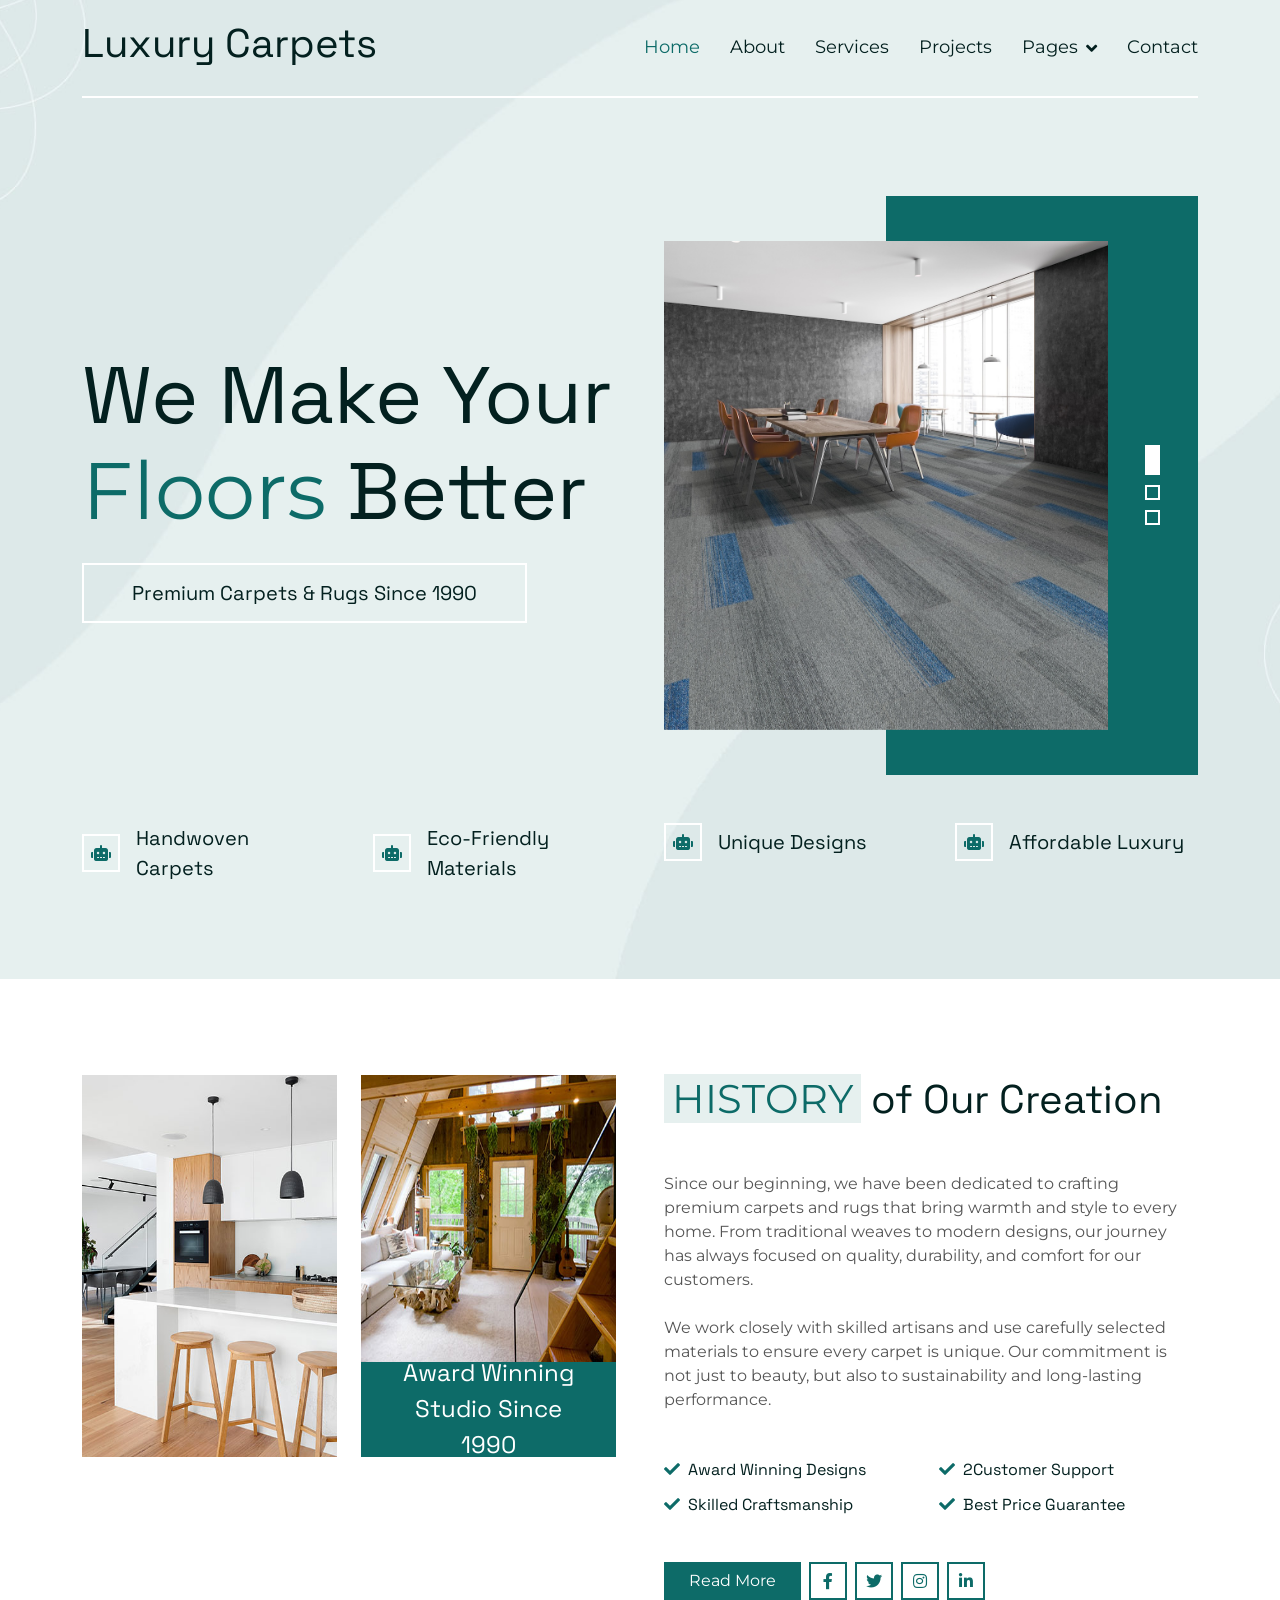
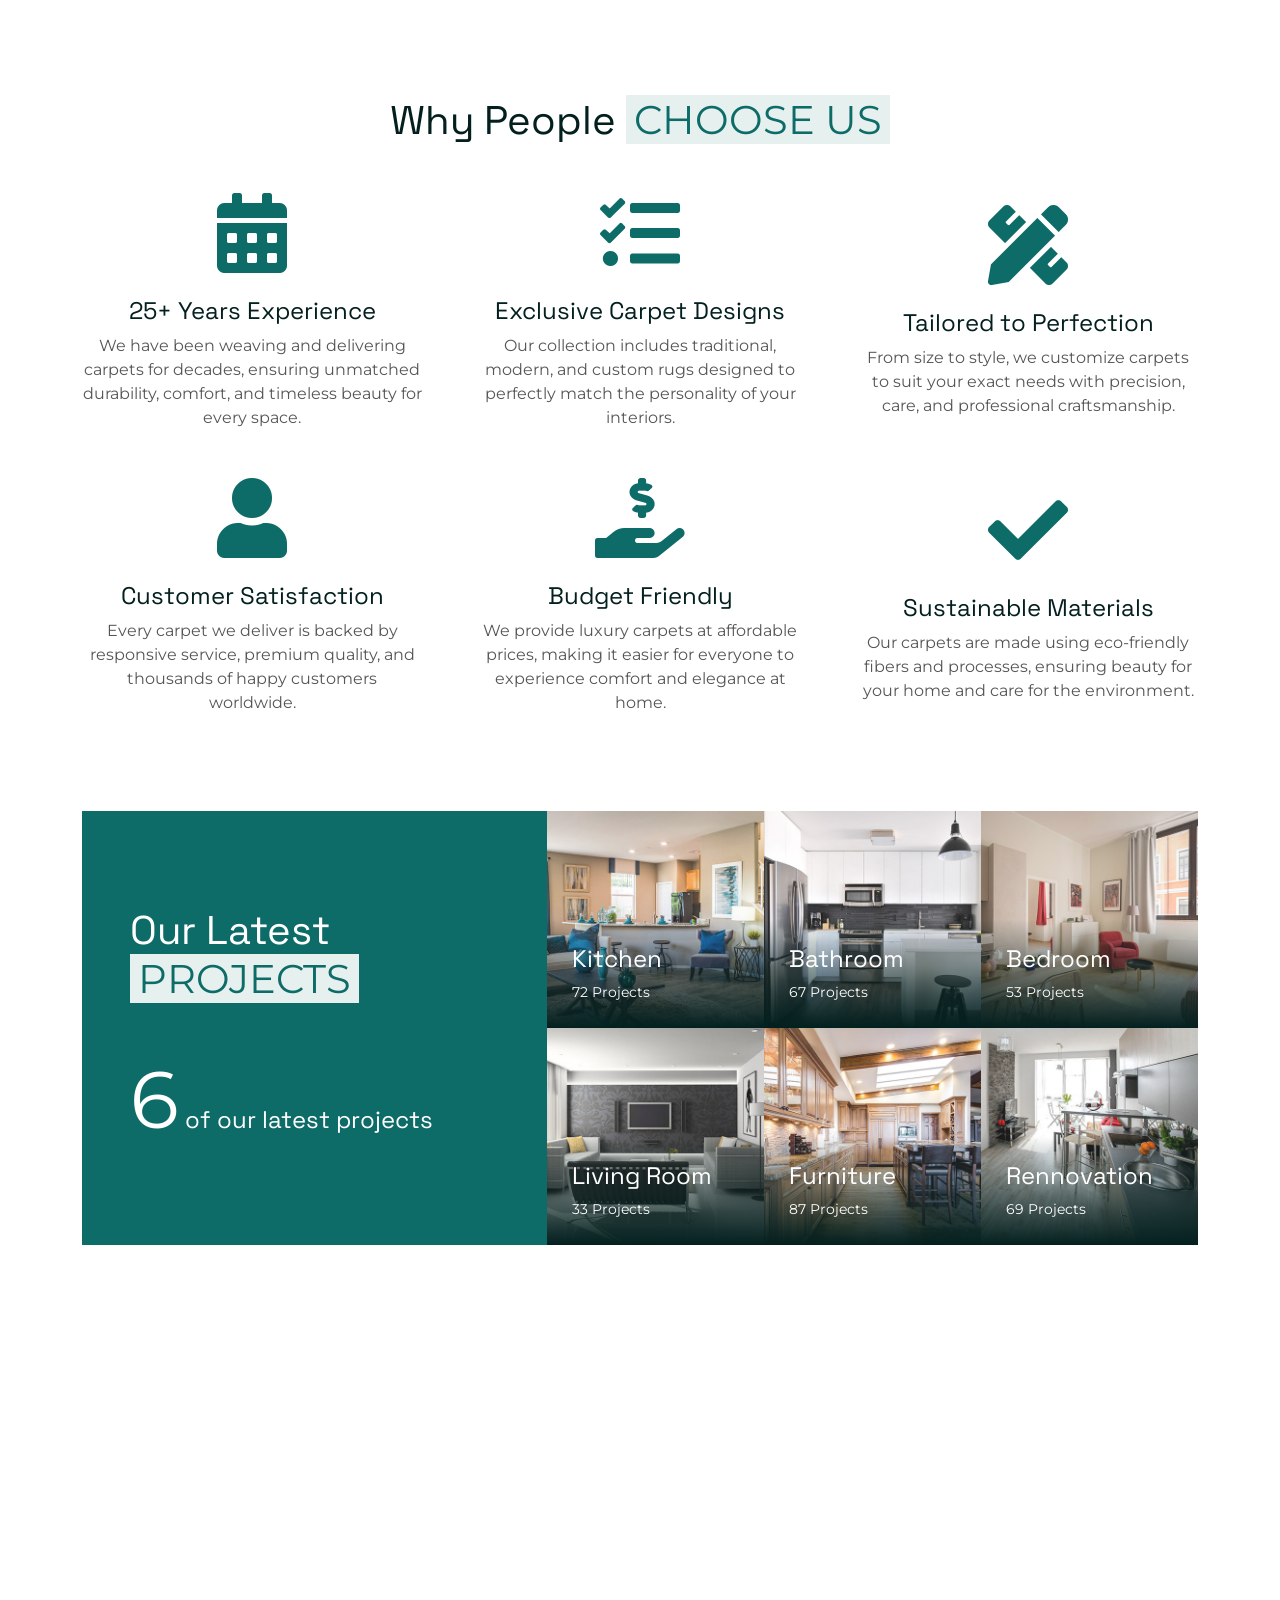
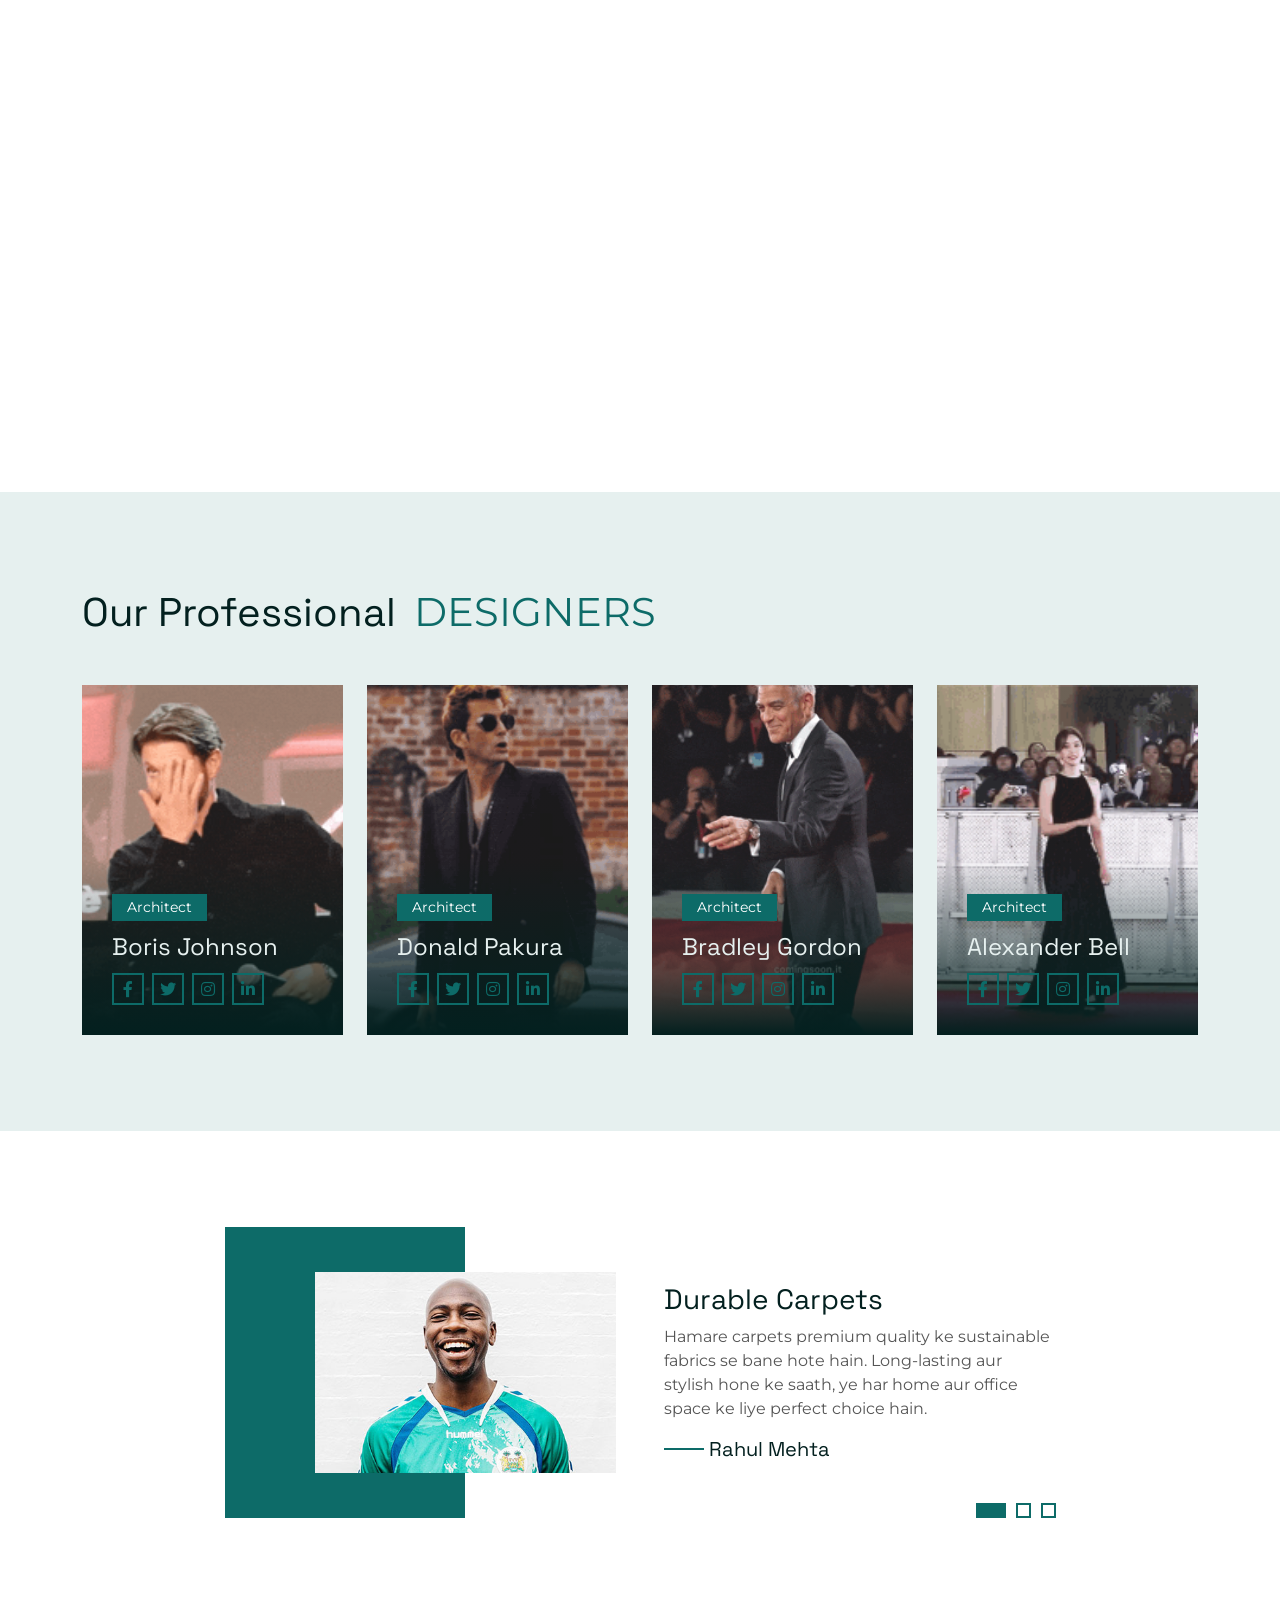
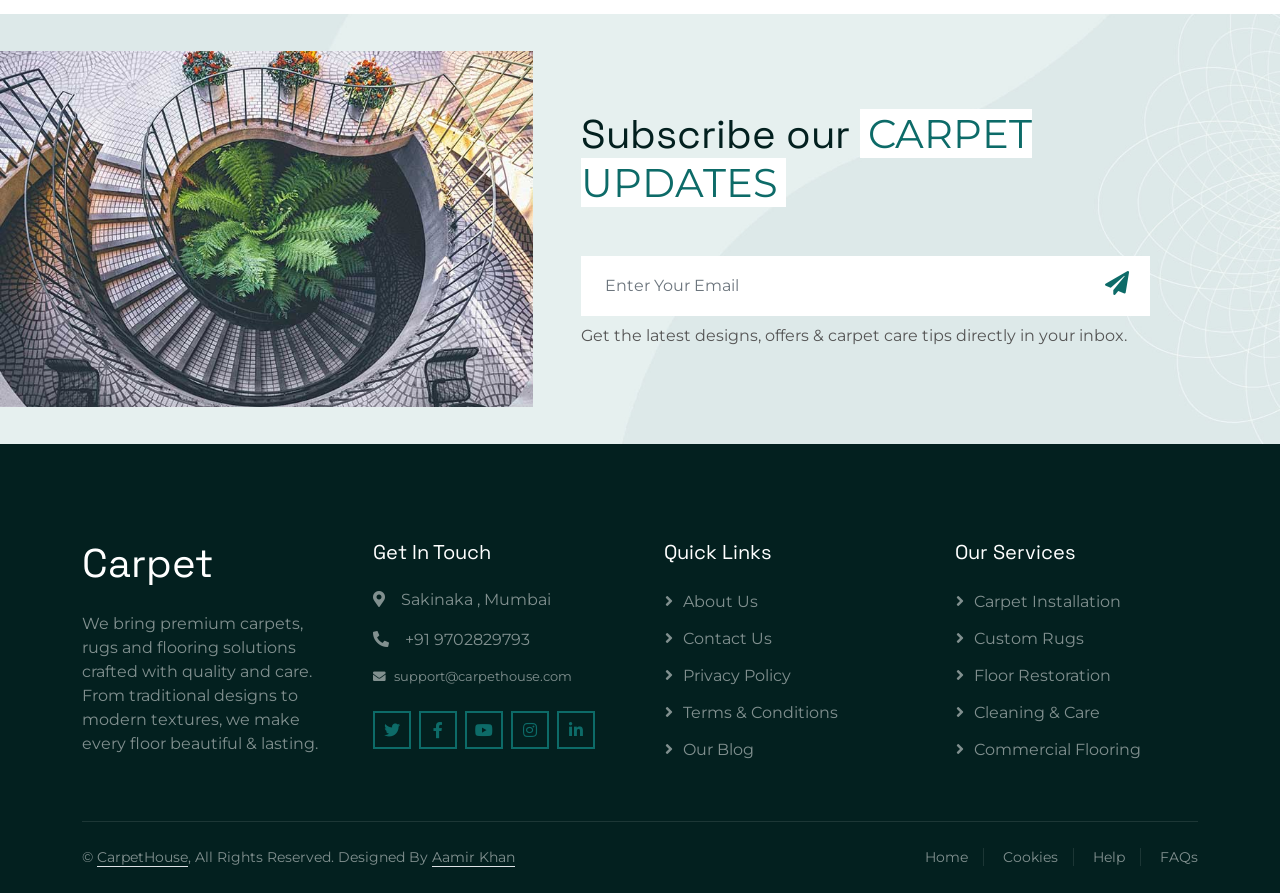
<file: index.html>
<!DOCTYPE html>
<html lang="en">

<head>
<meta charset="utf-8">
<title> Interior Design Website </title>
<meta content="width=device-width, initial-scale=1.0" name="viewport">
<meta content="" name="keywords">
<meta content="" name="description">

<!-- Favicon -->
<link href="img/favicon.ico" rel="icon">

<!-- Google Web Fonts -->
<link rel="preconnect" href="https://fonts.googleapis.com">
<link rel="preconnect" href="https://fonts.gstatic.com" crossorigin>
<link href="https://fonts.googleapis.com/css2?family=Open+Sans&family=Space+Grotesk&display=swap" rel="stylesheet">

<!-- Icon Font Stylesheet -->
<link href="https://cdnjs.cloudflare.com/ajax/libs/font-awesome/5.10.0/css/all.min.css" rel="stylesheet">
<link href="https://cdn.jsdelivr.net/npm/bootstrap-icons@1.4.1/font/bootstrap-icons.css" rel="stylesheet">

<!-- Libraries Stylesheet -->
<link href="lib/animate/animate.min.css" rel="stylesheet">
<link href="lib/owlcarousel/assets/owl.carousel.min.css" rel="stylesheet">

<!-- Customized Bootstrap Stylesheet -->
<link href="css/bootstrap.min.css" rel="stylesheet">

<!-- Template Stylesheet -->
<link href="css/style.css" rel="stylesheet">
</head>

<body>
<!-- Spinner Start -->
<div id="spinner"
class="show bg-white position-fixed translate-middle w-100 vh-100 top-50 start-50 d-flex align-items-center justify-content-center">
<div class="spinner-grow text-primary" style="width: 3rem; height: 3rem;" role="status">
<span class="sr-only">Loading...</span>
</div>
</div>
<!-- Spinner End -->


<!-- Navbar Start -->
<div class="container-fluid sticky-top">
<div class="container">
<nav class="navbar navbar-expand-lg navbar-light border-bottom border-2 border-white">
<a href="index.html" class="navbar-brand">
<h1>Luxury Carpets</h1>
</a>
<button type="button" class="navbar-toggler ms-auto me-0" data-bs-toggle="collapse"
data-bs-target="#navbarCollapse">
<span class="navbar-toggler-icon"></span>
</button>
<div class="collapse navbar-collapse" id="navbarCollapse">
<div class="navbar-nav ms-auto">
<a href="index.html" class="nav-item nav-link active">Home</a>
<a href="about.html" class="nav-item nav-link">About</a>
<a href="service.html" class="nav-item nav-link">Services</a>
<a href="project.html" class="nav-item nav-link">Projects</a>
<div class="nav-item dropdown">
<a href="#!" class="nav-link dropdown-toggle" data-bs-toggle="dropdown">Pages</a>
<div class="dropdown-menu bg-light mt-2">
<a href="feature.html" class="dropdown-item">Features</a>
<a href="team.html" class="dropdown-item">Our Team</a>
<a href="testimonial.html" class="dropdown-item">Testimonial</a>
<a href="404.html" class="dropdown-item">404 Page</a>
</div>
</div>
<a href="contact.html" class="nav-item nav-link">Contact</a>
</div>
</div>
</nav>
</div>
</div>
<!-- Navbar End -->


<!-- Hero Start -->
<div class="container-fluid pb-5 hero-header bg-light mb-5">
    <div class="container py-5">
        <div class="row g-5 align-items-center mb-5">
            <div class="col-lg-6">
                <h1 class="display-1 mb-4 animated slideInRight">We Make Your <span class="text-primary">Floors</span>
                    Better</h1>
                <h5 class="d-inline-block border border-2 border-white py-3 px-5 mb-0 animated slideInRight">
                    Premium Carpets & Rugs Since 1990
                </h5>
            </div>
            <div class="col-lg-6">
                <div class="owl-carousel header-carousel animated fadeIn">
                    <img class="img-fluid" src="img/home-1.jpg" alt="">
                    <img class="img-fluid" src="img/home-2.jpg" alt="">
                    <img class="img-fluid" src="img/home-3.jpg" alt="">
                </div>
            </div>
        </div>
        <div class="row g-5 animated fadeIn">
            <div class="col-md-6 col-lg-3">
                <div class="d-flex align-items-center">
                    <div class="flex-shrink-0 btn-square border border-2 border-white me-3">
                        <i class="fa fa-robot text-primary"></i>
                    </div>
                    <h5 class="lh-base mb-0">Handwoven Carpets</h5>
                </div>
            </div>
            <div class="col-md-6 col-lg-3">
                <div class="d-flex align-items-center">
                    <div class="flex-shrink-0 btn-square border border-2 border-white me-3">
                        <i class="fa fa-robot text-primary"></i>
                    </div>
                    <h5 class="lh-base mb-0">Eco-Friendly Materials</h5>
                </div>
            </div>
            <div class="col-md-6 col-lg-3">
                <div class="d-flex align-items-center">
                    <div class="flex-shrink-0 btn-square border border-2 border-white me-3">
                        <i class="fa fa-robot text-primary"></i>
                    </div>
                    <h5 class="lh-base mb-0">Unique Designs</h5>
                </div>
            </div>
            <div class="col-md-6 col-lg-3">
                <div class="d-flex align-items-center">
                    <div class="flex-shrink-0 btn-square border border-2 border-white me-3">
                        <i class="fa fa-robot text-primary"></i>
                    </div>
                    <h5 class="lh-base mb-0">Affordable Luxury</h5>
                </div>
            </div>
        </div>
    </div>
</div>

<!-- Hero End -->


<!-- About Start -->
<div class="container-fluid py-5">
<div class="container">
<div class="row g-5">
<div class="col-lg-6">
<div class="row">
<div class="col-6 wow fadeIn" data-wow-delay="0.1s">
<img class="img-fluid" src="img/about-1.jpg" alt="">
</div>
<div class="col-6 wow fadeIn" data-wow-delay="0.3s">
<img class="img-fluid h-75" src="img/about-2.jpg" alt="">
<div class="h-25 d-flex align-items-center text-center bg-primary px-4">
<h4 class="text-white lh-base mb-0">Award Winning Studio Since 1990</h4>
</div>
</div>
</div>
</div>
<div class="col-lg-6 wow fadeIn" data-wow-delay="0.5s">
<h1 class="mb-5"><span class="text-uppercase text-primary bg-light px-2">History</span> of Our
Creation</h1>
 <p class="mb-4">Since our beginning, we have been dedicated to crafting premium carpets and rugs that bring warmth and style to every home. From traditional weaves to modern designs, our journey has always focused on quality, durability, and comfort for our customers.</p>
    <p class="mb-5">We work closely with skilled artisans and use carefully selected materials to ensure every carpet is unique. Our commitment is not just to beauty, but also to sustainability and long-lasting performance.</p>
<div class="row g-3">
<div class="col-sm-6">
<h6 class="mb-3"><i class="fa fa-check text-primary me-2"></i>Award Winning Designs</h6>
<h6 class="mb-0"><i class="fa fa-check text-primary me-2"></i>Skilled Craftsmanship</h6>
</div>
<div class="col-sm-6">
<h6 class="mb-3"><i class="fa fa-check text-primary me-2"></i>2Customer Support</h6>
<h6 class="mb-0"><i class="fa fa-check text-primary me-2"></i>Best Price Guarantee</h6>
</div>
</div>
<div class="d-flex align-items-center mt-5">
<a class="btn btn-primary px-4 me-2" href="#!">Read More</a>
<a class="btn btn-outline-primary btn-square border-2 me-2" href="#!"><i
class="fab fa-facebook-f"></i></a>
<a class="btn btn-outline-primary btn-square border-2 me-2" href="#!"><i
class="fab fa-twitter"></i></a>
<a class="btn btn-outline-primary btn-square border-2 me-2" href="#!"><i
class="fab fa-instagram"></i></a>
<a class="btn btn-outline-primary btn-square border-2" href="#!"><i
class="fab fa-linkedin-in"></i></a>
</div>
</div>
</div>
</div>
</div>
<!-- About End -->


<!-- Feature Start -->
<div class="container-fluid py-5">
    <div class="container">
        <div class="text-center wow fadeIn" data-wow-delay="0.1s">
            <h1 class="mb-5">Why People <span class="text-uppercase text-primary bg-light px-2">Choose Us</span>
            </h1>
        </div>
        <div class="row g-5 align-items-center text-center">
            <div class="col-md-6 col-lg-4 wow fadeIn" data-wow-delay="0.1s">
                <i class="fa fa-calendar-alt fa-5x text-primary mb-4"></i>
                <h4>25+ Years Experience</h4>
                <p class="mb-0">We have been weaving and delivering carpets for decades, ensuring unmatched durability, comfort, and timeless beauty for every space.</p>
            </div>
            <div class="col-md-6 col-lg-4 wow fadeIn" data-wow-delay="0.3s">
                <i class="fa fa-tasks fa-5x text-primary mb-4"></i>
                <h4>Exclusive Carpet Designs</h4>
                <p class="mb-0">Our collection includes traditional, modern, and custom rugs designed to perfectly match the personality of your interiors.</p>
            </div>
            <div class="col-md-6 col-lg-4 wow fadeIn" data-wow-delay="0.5s">
                <i class="fa fa-pencil-ruler fa-5x text-primary mb-4"></i>
                <h4>Tailored to Perfection</h4>
                <p class="mb-0">From size to style, we customize carpets to suit your exact needs with precision, care, and professional craftsmanship.</p>
            </div>
            <div class="col-md-6 col-lg-4 wow fadeIn" data-wow-delay="0.1s">
                <i class="fa fa-user fa-5x text-primary mb-4"></i>
                <h4>Customer Satisfaction</h4>
                <p class="mb-0">Every carpet we deliver is backed by responsive service, premium quality, and thousands of happy customers worldwide.</p>
            </div>
            <div class="col-md-6 col-lg-4 wow fadeIn" data-wow-delay="0.3s">
                <i class="fa fa-hand-holding-usd fa-5x text-primary mb-4"></i>
                <h4>Budget Friendly</h4>
                <p class="mb-0">We provide luxury carpets at affordable prices, making it easier for everyone to experience comfort and elegance at home.</p>
            </div>
            <div class="col-md-6 col-lg-4 wow fadeIn" data-wow-delay="0.5s">
                <i class="fa fa-check fa-5x text-primary mb-4"></i>
                <h4>Sustainable Materials</h4>
                <p class="mb-0">Our carpets are made using eco-friendly fibers and processes, ensuring beauty for your home and care for the environment.</p>
            </div>
        </div>
    </div>
</div>

<!-- Feature End -->


<!-- Project Start -->
<div class="container-fluid mt-5">
<div class="container mt-5">
<div class="row g-0">
<div class="col-lg-5 wow fadeIn" data-wow-delay="0.1s">
<div class="d-flex flex-column justify-content-center bg-primary h-100 p-5">
<h1 class="text-white mb-5">Our Latest <span
class="text-uppercase text-primary bg-light px-2">Projects</span></h1>
<h4 class="text-white mb-0"><span class="display-1">6</span> of our latest projects</h4>
</div>
</div>
<div class="col-lg-7">
<div class="row g-0">
<div class="col-md-6 col-lg-4 wow fadeIn" data-wow-delay="0.2s">
<div class="project-item position-relative overflow-hidden">
<img class="img-fluid w-100" src="img/project-1.jpg" alt="">
<a class="project-overlay text-decoration-none" href="#!">
<h4 class="text-white">Kitchen</h4>
<small class="text-white">72 Projects</small>
</a>
</div>
</div>
<div class="col-md-6 col-lg-4 wow fadeIn" data-wow-delay="0.3s">
<div class="project-item position-relative overflow-hidden">
<img class="img-fluid w-100" src="img/project-2.jpg" alt="">
<a class="project-overlay text-decoration-none" href="#!">
<h4 class="text-white">Bathroom</h4>
<small class="text-white">67 Projects</small>
</a>
</div>
</div>
<div class="col-md-6 col-lg-4 wow fadeIn" data-wow-delay="0.4s">
<div class="project-item position-relative overflow-hidden">
<img class="img-fluid w-100" src="img/project-3.jpg" alt="">
<a class="project-overlay text-decoration-none" href="#!">
<h4 class="text-white">Bedroom</h4>
<small class="text-white">53 Projects</small>
</a>
</div>
</div>
<div class="col-md-6 col-lg-4 wow fadeIn" data-wow-delay="0.5s">
<div class="project-item position-relative overflow-hidden">
<img class="img-fluid w-100" src="img/project-4.jpg" alt="">
<a class="project-overlay text-decoration-none" href="#!">
<h4 class="text-white">Living Room</h4>
<small class="text-white">33 Projects</small>
</a>
</div>
</div>
<div class="col-md-6 col-lg-4 wow fadeIn" data-wow-delay="0.6s">
<div class="project-item position-relative overflow-hidden">
<img class="img-fluid w-100" src="img/project-5.jpg" alt="">
<a class="project-overlay text-decoration-none" href="#!">
<h4 class="text-white">Furniture</h4>
<small class="text-white">87 Projects</small>
</a>
</div>
</div>
<div class="col-md-6 col-lg-4 wow fadeIn" data-wow-delay="0.7s">
<div class="project-item position-relative overflow-hidden">
<img class="img-fluid w-100" src="img/project-6.jpg" alt="">
<a class="project-overlay text-decoration-none" href="#!">
<h4 class="text-white">Rennovation</h4>
<small class="text-white">69 Projects</small>
</a>
</div>
</div>
</div>
</div>
</div>
</div>
</div>
<!-- Project End -->


<!-- Service Start -->
<div class="container-fluid py-5">
    <div class="container py-5">
        <div class="row g-5 align-items-center">
            <div class="col-lg-5 wow fadeIn" data-wow-delay="0.1s">
                <h1 class="mb-5">Our Creative <span
                        class="text-uppercase text-primary bg-light px-2">Services</span></h1>
                <p>We provide premium carpet solutions tailored to homes, offices, and commercial spaces, combining comfort, beauty, and durability.</p>
                <p class="mb-5">From consultation to installation, our team ensures flawless service with a wide range of designs, eco-friendly materials, and long-lasting craftsmanship.</p>
                <div class="d-flex align-items-center bg-light">
                    <div class="btn-square flex-shrink-0 bg-primary" style="width: 100px; height: 100px;">
                        <i class="fa fa-phone fa-2x text-white"></i>
                    </div>
                    <div class="px-3">
                        <h3>+91 9702829793</h3>
                        <span>Call us anytime for a free carpet consultation</span>
                    </div>
                </div>
            </div>
            <div class="col-lg-7">
                <div class="row g-0">
                    <div class="col-md-6 wow fadeIn" data-wow-delay="0.2s">
                        <div class="service-item h-100 d-flex flex-column justify-content-center bg-primary">
                            <a href="#!" class="service-img position-relative mb-4">
                                <img class="img-fluid w-100" src="img/service-1.jpg" alt="">
                                <h3>Custom Carpets</h3>
                            </a>
                            <p class="mb-0">We design carpets to perfectly fit your space with personalized patterns, textures, and colors.</p>
                        </div>
                    </div>
                    <div class="col-md-6 wow fadeIn" data-wow-delay="0.4s">
                        <div class="service-item h-100 d-flex flex-column justify-content-center bg-light">
                            <a href="#!" class="service-img position-relative mb-4">
                                <img class="img-fluid w-100" src="img/service-2.jpg" alt="">
                                <h3>Installation</h3>
                            </a>
                            <p class="mb-0">Our expert team ensures seamless carpet installation with precision and care for lasting results.</p>
                        </div>
                    </div>
                    <div class="col-md-6 wow fadeIn" data-wow-delay="0.6s">
                        <div class="service-item h-100 d-flex flex-column justify-content-center bg-light">
                            <a href="#!" class="service-img position-relative mb-4">
                                <img class="img-fluid w-100" src="img/service-3.jpg" alt="">
                                <h3>Restoration</h3>
                            </a>
                            <p class="mb-0">We restore old or damaged carpets, bringing back their original beauty and extending their life.</p>
                        </div>
                    </div>
                    <div class="col-md-6 wow fadeIn" data-wow-delay="0.8s">
                        <div class="service-item h-100 d-flex flex-column justify-content-center bg-primary">
                            <a href="#!" class="service-img position-relative mb-4">
                                <img class="img-fluid w-100" src="img/service-4.jpg" alt="">
                                <h3>Commercial Solutions</h3>
                            </a>
                            <p class="mb-0">We supply durable and stylish carpets for offices, hotels, and commercial projects with long-term value.</p>
                        </div>
                    </div>
                </div>
            </div>
        </div>
    </div>
</div>

<!-- Service End -->


<!-- Team Start -->
<div class="container-fluid bg-light py-5">
<div class="container py-5">
<h1 class="mb-5">Our Professional <span class="text-uppercase text-primary bg-light px-2">Designers</span>
</h1>
<div class="row g-4">
<div class="col-md-6 col-lg-3 wow fadeIn" data-wow-delay="0.1s">
<div class="team-item position-relative overflow-hidden">
<img class="img-fluid w-100" src="img/team1.gif" alt="">
<div class="team-overlay">
<small class="mb-2">Architect</small>
<h4 class="lh-base text-light">Boris Johnson</h4>
<div class="d-flex justify-content-center">
<a class="btn btn-outline-primary btn-sm-square border-2 me-2" href="#!">
<i class="fab fa-facebook-f"></i>
</a>
<a class="btn btn-outline-primary btn-sm-square border-2 me-2" href="#!">
<i class="fab fa-twitter"></i>
</a>
<a class="btn btn-outline-primary btn-sm-square border-2 me-2" href="#!">
<i class="fab fa-instagram"></i>
</a>
<a class="btn btn-outline-primary btn-sm-square border-2 me-2" href="#!">
<i class="fab fa-linkedin-in"></i>
</a>
</div>
</div>
</div>
</div>
<div class="col-md-6 col-lg-3 wow fadeIn" data-wow-delay="0.3s">
<div class="team-item position-relative overflow-hidden">
<img class="img-fluid w-100" src="img/team2.gif" alt="">
<div class="team-overlay">
<small class="mb-2">Architect</small>
<h4 class="lh-base text-light">Donald Pakura</h4>
<div class="d-flex justify-content-center">
<a class="btn btn-outline-primary btn-sm-square border-2 me-2" href="#!">
<i class="fab fa-facebook-f"></i>
</a>
<a class="btn btn-outline-primary btn-sm-square border-2 me-2" href="#!">
<i class="fab fa-twitter"></i>
</a>
<a class="btn btn-outline-primary btn-sm-square border-2 me-2" href="#!">
<i class="fab fa-instagram"></i>
</a>
<a class="btn btn-outline-primary btn-sm-square border-2 me-2" href="#!">
<i class="fab fa-linkedin-in"></i>
</a>
</div>
</div>
</div>
</div>
<div class="col-md-6 col-lg-3 wow fadeIn" data-wow-delay="0.5s">
<div class="team-item position-relative overflow-hidden">
<img class="img-fluid w-100" src="img/team3.gif" alt="">
<div class="team-overlay">
<small class="mb-2">Architect</small>
<h4 class="lh-base text-light">Bradley Gordon</h4>
<div class="d-flex justify-content-center">
<a class="btn btn-outline-primary btn-sm-square border-2 me-2" href="#!">
<i class="fab fa-facebook-f"></i>
</a>
<a class="btn btn-outline-primary btn-sm-square border-2 me-2" href="#!">
<i class="fab fa-twitter"></i>
</a>
<a class="btn btn-outline-primary btn-sm-square border-2 me-2" href="#!">
<i class="fab fa-instagram"></i>
</a>
<a class="btn btn-outline-primary btn-sm-square border-2 me-2" href="#!">
<i class="fab fa-linkedin-in"></i>
</a>
</div>
</div>
</div>
</div>
<div class="col-md-6 col-lg-3 wow fadeIn" data-wow-delay="0.7s">
<div class="team-item position-relative overflow-hidden">
<img class="img-fluid w-100" src="img/team4.gif" alt="">
<div class="team-overlay">
<small class="mb-2">Architect</small>
<h4 class="lh-base text-light">Alexander Bell</h4>
<div class="d-flex justify-content-center">
<a class="btn btn-outline-primary btn-sm-square border-2 me-2" href="#!">
<i class="fab fa-facebook-f"></i>
</a>
<a class="btn btn-outline-primary btn-sm-square border-2 me-2" href="#!">
<i class="fab fa-twitter"></i>
</a>
<a class="btn btn-outline-primary btn-sm-square border-2 me-2" href="#!">
<i class="fab fa-instagram"></i>
</a>
<a class="btn btn-outline-primary btn-sm-square border-2 me-2" href="#!">
<i class="fab fa-linkedin-in"></i>
</a>
</div>
</div>
</div>
</div>
</div>
</div>
</div>
<!-- Team End -->


<!-- Testimonial Start -->
<div class="container-xxl py-5">
    <div class="container py-5">
        <div class="row justify-content-center">
            <div class="col-md-12 col-lg-9">
                <div class="owl-carousel testimonial-carousel wow fadeIn" data-wow-delay="0.2s">
                    
                    <div class="testimonial-item">
                        <div class="row g-5 align-items-center">
                            <div class="col-md-6">
                                <div class="testimonial-img">
                                    <img class="img-fluid" src="img/testimonial-1.jpg" alt="">
                                </div>
                            </div>
                            <div class="col-md-6">
                                <div class="testimonial-text pb-5 pb-md-0">
                                    <h3>Durable Carpets</h3>
                                    <p>Hamare carpets premium quality ke sustainable fabrics se bane hote hain. Long-lasting aur stylish hone ke saath, ye har home aur office space ke liye perfect choice hain.</p>
                                    <h5 class="mb-0">Rahul Mehta</h5>
                                </div>
                            </div>
                        </div>
                    </div>
                    
                    <div class="testimonial-item">
                        <div class="row g-5 align-items-center">
                            <div class="col-md-6">
                                <div class="testimonial-img">
                                    <img class="img-fluid" src="img/testimonial-2.jpg" alt="">
                                </div>
                            </div>
                            <div class="col-md-6">
                                <div class="testimonial-text pb-5 pb-md-0">
                                    <h3>Customer Satisfaction</h3>
                                    <p>Hamare carpets ka comfort aur design sabko pasand aata hai. Har client ko personalized service aur 100% satisfaction dena hi hamara main goal hai.</p>
                                    <h5 class="mb-0">Priya Sharma</h5>
                                </div>
                            </div>
                        </div>
                    </div>
                    
                    <div class="testimonial-item">
                        <div class="row g-5 align-items-center">
                            <div class="col-md-6">
                                <div class="testimonial-img">
                                    <img class="img-fluid" src="img/testimonial-3.jpg" alt="">
                                </div>
                            </div>
                            <div class="col-md-6">
                                <div class="testimonial-text pb-5 pb-md-0">
                                    <h3>Affordable Pricing</h3>
                                    <p>Ham high-quality carpets ko market ke best prices par provide karte hain. Budget-friendly hone ke bawajood quality par kabhi compromise nahi karte.</p>
                                    <h5 class="mb-0">Amit Verma</h5>
                                </div>
                            </div>
                        </div>
                    </div>
                    
                </div>
            </div>
        </div>
    </div>
</div>
<!-- Testimonial End -->


<!-- Newsletter Start -->
<div class="container-fluid bg-primary newsletter p-0">
    <div class="container p-0">
        <div class="row g-0 align-items-center">
            
            <div class="col-md-5 ps-lg-0 text-start wow fadeIn" data-wow-delay="0.2s">
                <img class="img-fluid w-100" src="img/newsletter.jpg" alt="Carpet Newsletter">
            </div>
            
            <div class="col-md-7 py-5 newsletter-text wow fadeIn" data-wow-delay="0.5s">
                <div class="p-5">
                    <h1 class="mb-5">Subscribe our <span
                        class="text-uppercase text-primary bg-white px-2">Carpet Updates</span></h1>
                    
                    <div class="position-relative w-100 mb-2">
                        <input class="form-control border-0 w-100 ps-4 pe-5" type="text"
                            placeholder="Enter Your Email" style="height: 60px;">
                        <button type="button" class="btn shadow-none position-absolute top-0 end-0 mt-2 me-2">
                            <i class="fa fa-paper-plane text-primary fs-4"></i>
                        </button>
                    </div>
                    
                    <p class="mb-0">Get the latest designs, offers & carpet care tips directly in your inbox.</p>
                </div>
            </div>
            
        </div>
    </div>
</div>
<!-- Newsletter End -->


<!-- Footer Start -->
<div class="container-fluid bg-dark text-white-50 footer pt-5">
    <div class="container py-5">
        <div class="row g-5">
            
            <!-- About -->
            <div class="col-md-6 col-lg-3 wow fadeIn" data-wow-delay="0.1s">
                <a href="index.html" class="d-inline-block mb-3">
                    <h1 class="text-white">Carpet</h1>
                </a>
                <p class="mb-0">We bring premium carpets, rugs and flooring solutions crafted with quality and care. From traditional designs to modern textures, we make every floor beautiful & lasting.</p>
            </div>

            <!-- Contact -->
            <div class="col-md-6 col-lg-3 wow fadeIn" data-wow-delay="0.3s">
                <h5 class="text-white mb-4">Get In Touch</h5>
                <p><i class="fa fa-map-marker-alt me-3"></i>Sakinaka , Mumbai</p>
                <p><i class="fa fa-phone-alt me-3"></i>+91 9702829793</p>
                <p style="font-size:12.6px"><i class="fa fa-envelope me-2"></i>support@carpethouse.com</p>
                <div class="d-flex pt-2">
                    <a class="btn btn-outline-primary btn-square border-2 me-2" href="#!"><i class="fab fa-twitter"></i></a>
                    <a class="btn btn-outline-primary btn-square border-2 me-2" href="#!"><i class="fab fa-facebook-f"></i></a>
                    <a class="btn btn-outline-primary btn-square border-2 me-2" href="#!"><i class="fab fa-youtube"></i></a>
                    <a class="btn btn-outline-primary btn-square border-2 me-2" href="#!"><i class="fab fa-instagram"></i></a>
                    <a class="btn btn-outline-primary btn-square border-2 me-2" href="#!"><i class="fab fa-linkedin-in"></i></a>
                </div>
            </div>

            <!-- Quick Links -->
            <div class="col-md-6 col-lg-3 wow fadeIn" data-wow-delay="0.5s">
                <h5 class="text-white mb-4">Quick Links</h5>
                <a class="btn btn-link" href="#!">About Us</a>
                <a class="btn btn-link" href="#!">Contact Us</a>
                <a class="btn btn-link" href="#!">Privacy Policy</a>
                <a class="btn btn-link" href="#!">Terms & Conditions</a>
                <a class="btn btn-link" href="#!">Our Blog</a>
            </div>

            <!-- Services -->
            <div class="col-md-6 col-lg-3 wow fadeIn" data-wow-delay="0.7s">
                <h5 class="text-white mb-4">Our Services</h5>
                <a class="btn btn-link" href="#!">Carpet Installation</a>
                <a class="btn btn-link" href="#!">Custom Rugs</a>
                <a class="btn btn-link" href="#!">Floor Restoration</a>
                <a class="btn btn-link" href="#!">Cleaning & Care</a>
                <a class="btn btn-link" href="#!">Commercial Flooring</a>
            </div>
        </div>
    </div>

    <!-- Copyright -->
    <div class="container wow fadeIn" data-wow-delay="0.1s">
        <div class="copyright">
            <div class="row">
                <div class="col-md-6 text-center text-md-start mb-3 mb-md-0">
                    &copy; <a class="border-bottom" href="#!">CarpetHouse</a>, All Rights Reserved.
                    Designed By <a class="border-bottom" href="">Aamir Khan</a>
                </div>
                <div class="col-md-6 text-center text-md-end">
                    <div class="footer-menu">
                        <a href="#!">Home</a>
                        <a href="#!">Cookies</a>
                        <a href="#!">Help</a>
                        <a href="#!">FAQs</a>
                    </div>
                </div>
            </div>
        </div>
    </div>
</div>
<!-- Footer End -->

<!-- Back to Top -->
<a href="#!" class="btn btn-lg btn-primary btn-lg-square back-to-top"><i class="bi bi-arrow-up"></i></a>


<!-- JavaScript Libraries -->
<script src="https://ajax.googleapis.com/ajax/libs/jquery/3.6.1/jquery.min.js"></script>
<script src="https://cdn.jsdelivr.net/npm/bootstrap@5.0.0/dist/js/bootstrap.bundle.min.js"></script>
<script src="lib/wow/wow.min.js"></script>
<script src="lib/easing/easing.min.js"></script>
<script src="lib/waypoints/waypoints.min.js"></script>
<script src="lib/owlcarousel/owl.carousel.min.js"></script>

<!-- Template Javascript -->
<script src="js/main.js"></script>
</body>

</html>
</file>
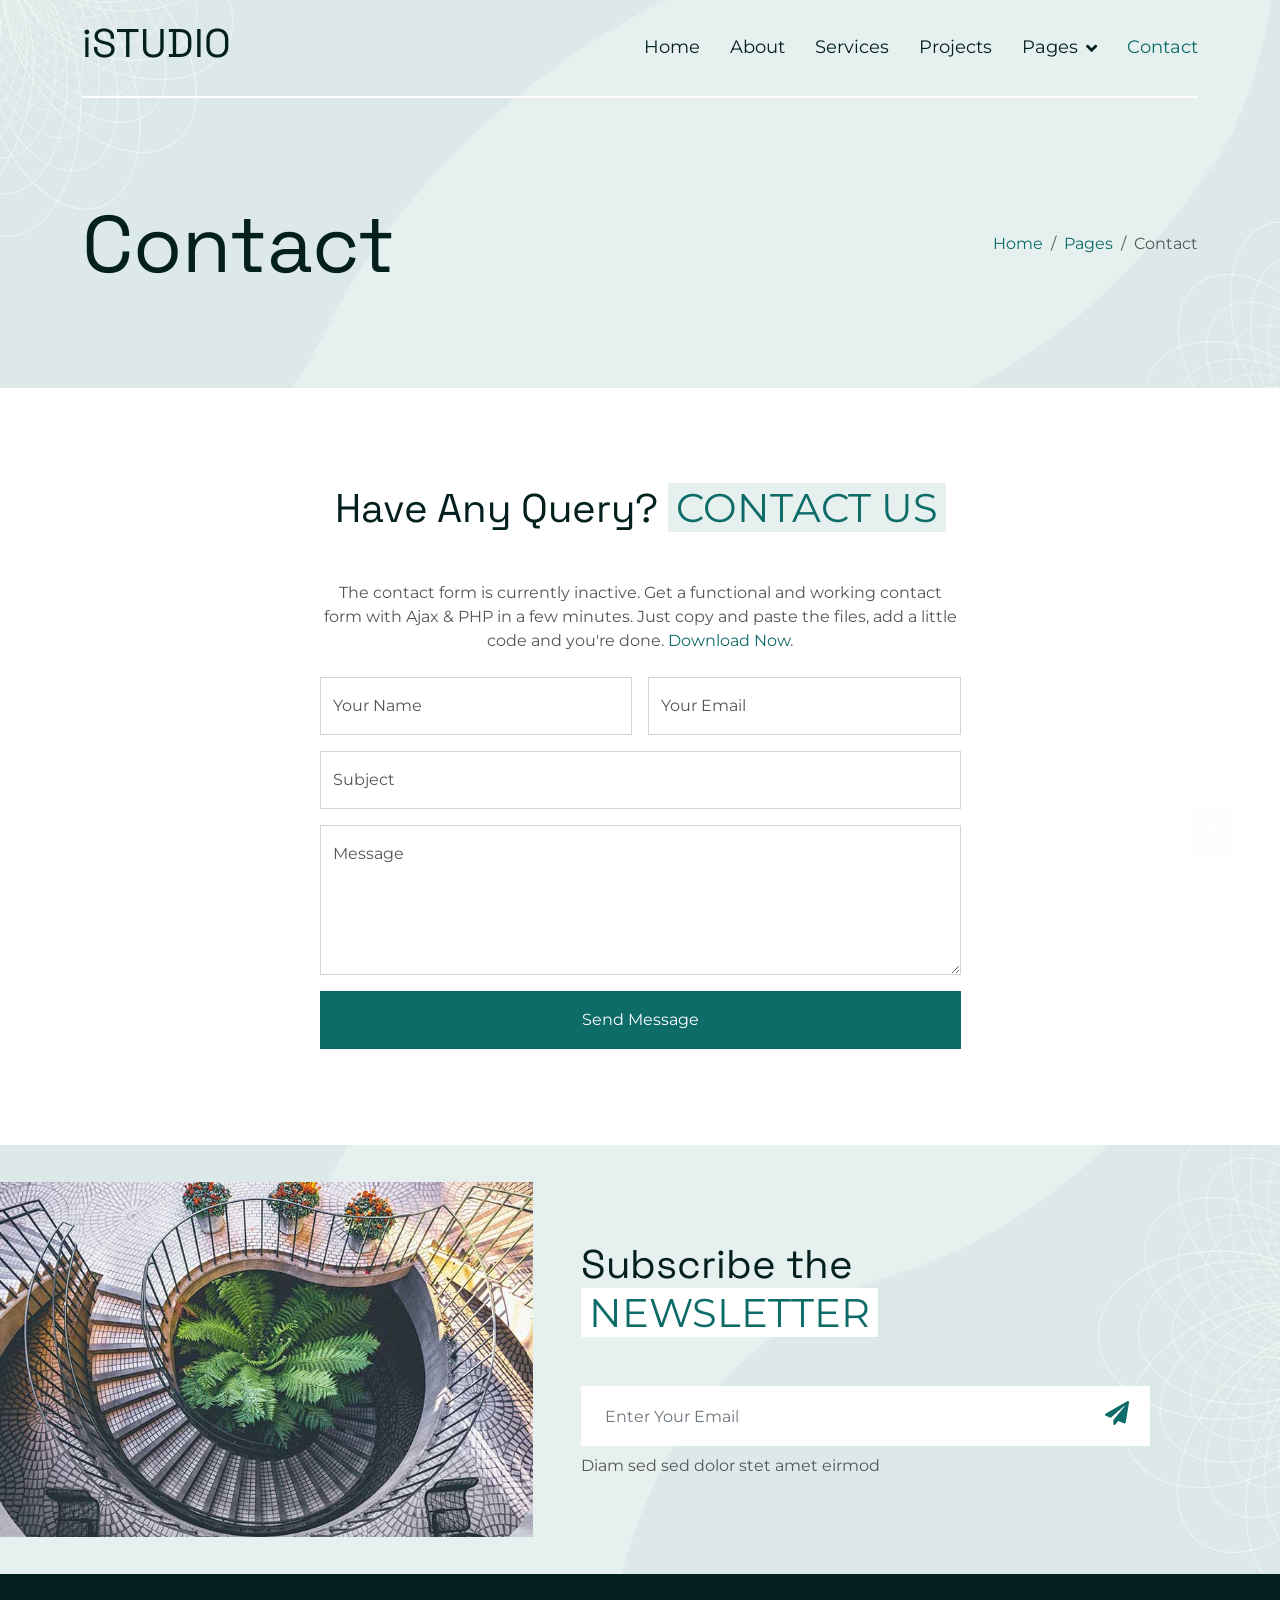
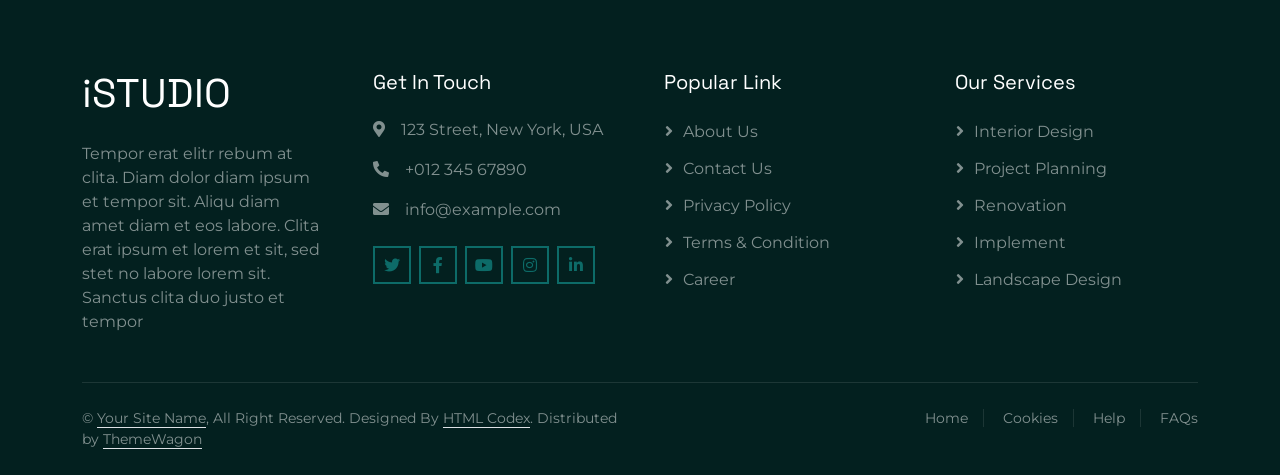
<file: contact.html>
<!DOCTYPE html>
<html lang="en">

<head>
    <meta charset="utf-8">
    <title>iSTUDIO - Interior Design Website Template Free</title>
    <meta content="width=device-width, initial-scale=1.0" name="viewport">
    <meta content="" name="keywords">
    <meta content="" name="description">

    <!-- Favicon -->
    <link href="img/favicon.ico" rel="icon">

    <!-- Google Web Fonts -->
    <link rel="preconnect" href="https://fonts.googleapis.com">
    <link rel="preconnect" href="https://fonts.gstatic.com" crossorigin>
    <link href="https://fonts.googleapis.com/css2?family=Open+Sans&family=Space+Grotesk&display=swap" rel="stylesheet">

    <!-- Icon Font Stylesheet -->
    <link href="https://cdnjs.cloudflare.com/ajax/libs/font-awesome/5.10.0/css/all.min.css" rel="stylesheet">
    <link href="https://cdn.jsdelivr.net/npm/bootstrap-icons@1.4.1/font/bootstrap-icons.css" rel="stylesheet">

    <!-- Libraries Stylesheet -->
    <link href="lib/animate/animate.min.css" rel="stylesheet">
    <link href="lib/owlcarousel/assets/owl.carousel.min.css" rel="stylesheet">

    <!-- Customized Bootstrap Stylesheet -->
    <link href="css/bootstrap.min.css" rel="stylesheet">

    <!-- Template Stylesheet -->
    <link href="css/style.css" rel="stylesheet">
</head>

<body>
    <!-- Spinner Start -->
    <div id="spinner"
        class="show bg-white position-fixed translate-middle w-100 vh-100 top-50 start-50 d-flex align-items-center justify-content-center">
        <div class="spinner-grow text-primary" style="width: 3rem; height: 3rem;" role="status">
            <span class="sr-only">Loading...</span>
        </div>
    </div>
    <!-- Spinner End -->


    <!-- Navbar Start -->
    <div class="container-fluid sticky-top">
        <div class="container">
            <nav class="navbar navbar-expand-lg navbar-light border-bottom border-2 border-white">
                <a href="index.html" class="navbar-brand">
                    <h1>iSTUDIO</h1>
                </a>
                <button type="button" class="navbar-toggler ms-auto me-0" data-bs-toggle="collapse"
                    data-bs-target="#navbarCollapse">
                    <span class="navbar-toggler-icon"></span>
                </button>
                <div class="collapse navbar-collapse" id="navbarCollapse">
                    <div class="navbar-nav ms-auto">
                        <a href="index.html" class="nav-item nav-link">Home</a>
                        <a href="about.html" class="nav-item nav-link">About</a>
                        <a href="service.html" class="nav-item nav-link">Services</a>
                        <a href="project.html" class="nav-item nav-link">Projects</a>
                        <div class="nav-item dropdown">
                            <a href="#!" class="nav-link dropdown-toggle" data-bs-toggle="dropdown">Pages</a>
                            <div class="dropdown-menu bg-light mt-2">
                                <a href="feature.html" class="dropdown-item">Features</a>
                                <a href="team.html" class="dropdown-item">Our Team</a>
                                <a href="testimonial.html" class="dropdown-item">Testimonial</a>
                                <a href="404.html" class="dropdown-item">404 Page</a>
                            </div>
                        </div>
                        <a href="contact.html" class="nav-item nav-link active">Contact</a>
                    </div>
                </div>
            </nav>
        </div>
    </div>
    <!-- Navbar End -->


    <!-- Hero Start -->
    <div class="container-fluid pb-5 bg-primary hero-header">
        <div class="container py-5">
            <div class="row g-3 align-items-center">
                <div class="col-lg-6 text-center text-lg-start">
                    <h1 class="display-1 mb-0 animated slideInLeft">Contact</h1>
                </div>
                <div class="col-lg-6 animated slideInRight">
                    <nav aria-label="breadcrumb">
                        <ol class="breadcrumb justify-content-center justify-content-lg-end mb-0">
                            <li class="breadcrumb-item"><a class="text-primary" href="#!">Home</a></li>
                            <li class="breadcrumb-item"><a class="text-primary" href="#!">Pages</a></li>
                            <li class="breadcrumb-item text-secondary active" aria-current="page">Contact</li>
                        </ol>
                    </nav>
                </div>
            </div>
        </div>
    </div>
    <!-- Hero End -->


    <!-- Contact Start -->
    <div class="container-fluid py-5">
        <div class="container py-5">
            <div class="text-center wow fadeIn" data-wow-delay="0.1s">
                <h1 class="mb-5">Have Any Query? <span class="text-uppercase text-primary bg-light px-2">Contact
                        Us</span></h1>
            </div>
            <div class="row justify-content-center">
                <div class="col-lg-7">
                    <p class="text-center mb-4">The contact form is currently inactive. Get a functional and working
                        contact form with Ajax & PHP in a few minutes. Just copy and paste the files, add a little code
                        and you're done. <a href="https://htmlcodex.com/contact-form">Download Now</a>.</p>
                    <div class="wow fadeIn" data-wow-delay="0.3s">
                        <form>
                            <div class="row g-3">
                                <div class="col-md-6">
                                    <div class="form-floating">
                                        <input type="text" class="form-control" id="name" placeholder="Your Name">
                                        <label for="name">Your Name</label>
                                    </div>
                                </div>
                                <div class="col-md-6">
                                    <div class="form-floating">
                                        <input type="email" class="form-control" id="email" placeholder="Your Email">
                                        <label for="email">Your Email</label>
                                    </div>
                                </div>
                                <div class="col-12">
                                    <div class="form-floating">
                                        <input type="text" class="form-control" id="subject" placeholder="Subject">
                                        <label for="subject">Subject</label>
                                    </div>
                                </div>
                                <div class="col-12">
                                    <div class="form-floating">
                                        <textarea class="form-control" placeholder="Leave a message here" id="message"
                                            style="height: 150px"></textarea>
                                        <label for="message">Message</label>
                                    </div>
                                </div>
                                <div class="col-12">
                                    <button class="btn btn-primary w-100 py-3" type="submit">Send Message</button>
                                </div>
                            </div>
                        </form>
                    </div>
                </div>
            </div>
        </div>
    </div>
    <!-- Contact End -->


    <!-- Newsletter Start -->
    <div class="container-fluid bg-primary newsletter p-0">
        <div class="container p-0">
            <div class="row g-0 align-items-center">
                <div class="col-md-5 ps-lg-0 text-start wow fadeIn" data-wow-delay="0.2s">
                    <img class="img-fluid w-100" src="img/newsletter.jpg" alt="">
                </div>
                <div class="col-md-7 py-5 newsletter-text wow fadeIn" data-wow-delay="0.5s">
                    <div class="p-5">
                        <h1 class="mb-5">Subscribe the <span
                                class="text-uppercase text-primary bg-white px-2">Newsletter</span></h1>
                        <div class="position-relative w-100 mb-2">
                            <input class="form-control border-0 w-100 ps-4 pe-5" type="text"
                                placeholder="Enter Your Email" style="height: 60px;">
                            <button type="button" class="btn shadow-none position-absolute top-0 end-0 mt-2 me-2"><i
                                    class="fa fa-paper-plane text-primary fs-4"></i></button>
                        </div>
                        <p class="mb-0">Diam sed sed dolor stet amet eirmod</p>
                    </div>
                </div>
            </div>
        </div>
    </div>
    <!-- Newsletter End -->


    <!-- Footer Start -->
    <div class="container-fluid bg-dark text-white-50 footer pt-5">
        <div class="container py-5">
            <div class="row g-5">
                <div class="col-md-6 col-lg-3 wow fadeIn" data-wow-delay="0.1s">
                    <a href="index.html" class="d-inline-block mb-3">
                        <h1 class="text-white">iSTUDIO</h1>
                    </a>
                    <p class="mb-0">Tempor erat elitr rebum at clita. Diam dolor diam ipsum et tempor sit. Aliqu diam
                        amet diam et eos labore. Clita erat ipsum et lorem et sit, sed stet no labore lorem sit. Sanctus
                        clita duo justo et tempor</p>
                </div>
                <div class="col-md-6 col-lg-3 wow fadeIn" data-wow-delay="0.3s">
                    <h5 class="text-white mb-4">Get In Touch</h5>
                    <p><i class="fa fa-map-marker-alt me-3"></i>123 Street, New York, USA</p>
                    <p><i class="fa fa-phone-alt me-3"></i>+012 345 67890</p>
                    <p><i class="fa fa-envelope me-3"></i>info@example.com</p>
                    <div class="d-flex pt-2">
                        <a class="btn btn-outline-primary btn-square border-2 me-2" href="#!"><i
                                class="fab fa-twitter"></i></a>
                        <a class="btn btn-outline-primary btn-square border-2 me-2" href="#!"><i
                                class="fab fa-facebook-f"></i></a>
                        <a class="btn btn-outline-primary btn-square border-2 me-2" href="#!"><i
                                class="fab fa-youtube"></i></a>
                        <a class="btn btn-outline-primary btn-square border-2 me-2" href="#!"><i
                                class="fab fa-instagram"></i></a>
                        <a class="btn btn-outline-primary btn-square border-2 me-2" href="#!"><i
                                class="fab fa-linkedin-in"></i></a>
                    </div>
                </div>
                <div class="col-md-6 col-lg-3 wow fadeIn" data-wow-delay="0.5s">
                    <h5 class="text-white mb-4">Popular Link</h5>
                    <a class="btn btn-link" href="#!">About Us</a>
                    <a class="btn btn-link" href="#!">Contact Us</a>
                    <a class="btn btn-link" href="#!">Privacy Policy</a>
                    <a class="btn btn-link" href="#!">Terms & Condition</a>
                    <a class="btn btn-link" href="#!">Career</a>
                </div>
                <div class="col-md-6 col-lg-3 wow fadeIn" data-wow-delay="0.7s">
                    <h5 class="text-white mb-4">Our Services</h5>
                    <a class="btn btn-link" href="#!">Interior Design</a>
                    <a class="btn btn-link" href="#!">Project Planning</a>
                    <a class="btn btn-link" href="#!">Renovation</a>
                    <a class="btn btn-link" href="#!">Implement</a>
                    <a class="btn btn-link" href="#!">Landscape Design</a>
                </div>
            </div>
        </div>
        <div class="container wow fadeIn" data-wow-delay="0.1s">
            <div class="copyright">
                <div class="row">
                    <div class="col-md-6 text-center text-md-start mb-3 mb-md-0">
                        &copy; <a class="border-bottom" href="#!">Your Site Name</a>, All Right Reserved.

                        <!--/*** This template is free as long as you keep the below author’s credit link/attribution link/backlink. ***/-->
                        <!--/*** If you'd like to use the template without the below author’s credit link/attribution link/backlink, ***/-->
                        <!--/*** you can purchase the Credit Removal License from "https://htmlcodex.com/credit-removal". ***/-->
                        Designed By <a class="border-bottom" href="https://htmlcodex.com">HTML Codex</a>. Distributed by
                        <a class="border-bottom" href="https://themewagon.com" target="_blank">ThemeWagon</a>
                    </div>
                    <div class="col-md-6 text-center text-md-end">
                        <div class="footer-menu">
                            <a href="#!">Home</a>
                            <a href="#!">Cookies</a>
                            <a href="#!">Help</a>
                            <a href="#!">FAQs</a>
                        </div>
                    </div>
                </div>
            </div>
        </div>
    </div>
    <!-- Footer End -->


    <!-- Back to Top -->
    <a href="#!" class="btn btn-lg btn-primary btn-lg-square back-to-top"><i class="bi bi-arrow-up"></i></a>


    <!-- JavaScript Libraries -->
    <script src="https://ajax.googleapis.com/ajax/libs/jquery/3.6.1/jquery.min.js"></script>
    <script src="https://cdn.jsdelivr.net/npm/bootstrap@5.0.0/dist/js/bootstrap.bundle.min.js"></script>
    <script src="lib/wow/wow.min.js"></script>
    <script src="lib/easing/easing.min.js"></script>
    <script src="lib/waypoints/waypoints.min.js"></script>
    <script src="lib/owlcarousel/owl.carousel.min.js"></script>

    <!-- Template Javascript -->
    <script src="js/main.js"></script>
</body>

</html>
</file>
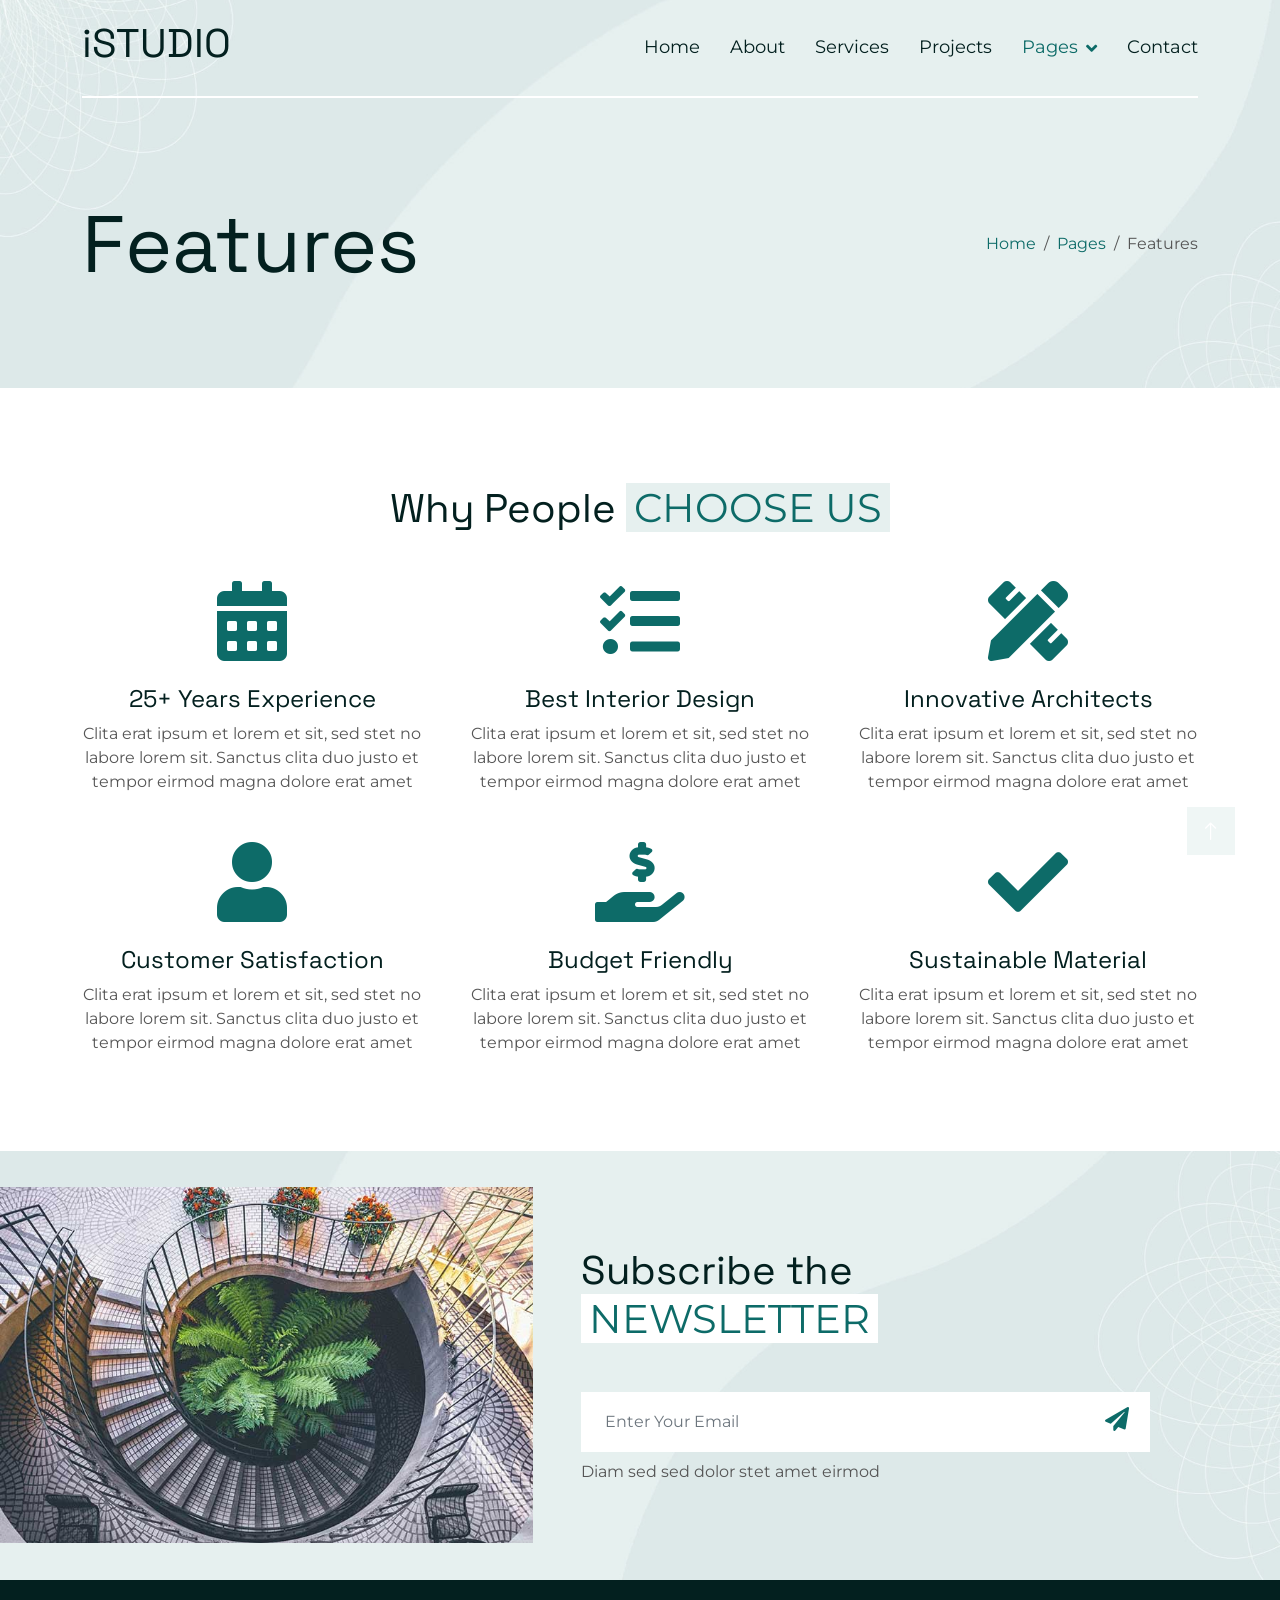
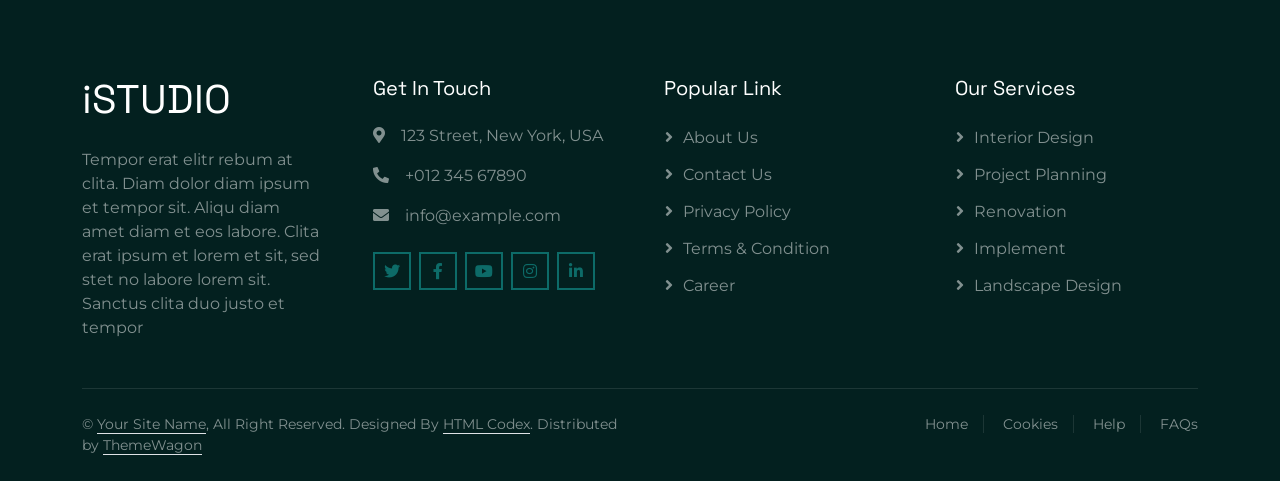
<file: feature.html>
<!DOCTYPE html>
<html lang="en">

<head>
    <meta charset="utf-8">
    <title>iSTUDIO - Interior Design Website Template Free</title>
    <meta content="width=device-width, initial-scale=1.0" name="viewport">
    <meta content="" name="keywords">
    <meta content="" name="description">

    <!-- Favicon -->
    <link href="img/favicon.ico" rel="icon">

    <!-- Google Web Fonts -->
    <link rel="preconnect" href="https://fonts.googleapis.com">
    <link rel="preconnect" href="https://fonts.gstatic.com" crossorigin>
    <link href="https://fonts.googleapis.com/css2?family=Open+Sans&family=Space+Grotesk&display=swap" rel="stylesheet">

    <!-- Icon Font Stylesheet -->
    <link href="https://cdnjs.cloudflare.com/ajax/libs/font-awesome/5.10.0/css/all.min.css" rel="stylesheet">
    <link href="https://cdn.jsdelivr.net/npm/bootstrap-icons@1.4.1/font/bootstrap-icons.css" rel="stylesheet">

    <!-- Libraries Stylesheet -->
    <link href="lib/animate/animate.min.css" rel="stylesheet">
    <link href="lib/owlcarousel/assets/owl.carousel.min.css" rel="stylesheet">

    <!-- Customized Bootstrap Stylesheet -->
    <link href="css/bootstrap.min.css" rel="stylesheet">

    <!-- Template Stylesheet -->
    <link href="css/style.css" rel="stylesheet">
</head>

<body>
    <!-- Spinner Start -->
    <div id="spinner"
        class="show bg-white position-fixed translate-middle w-100 vh-100 top-50 start-50 d-flex align-items-center justify-content-center">
        <div class="spinner-grow text-primary" style="width: 3rem; height: 3rem;" role="status">
            <span class="sr-only">Loading...</span>
        </div>
    </div>
    <!-- Spinner End -->


    <!-- Navbar Start -->
    <div class="container-fluid sticky-top">
        <div class="container">
            <nav class="navbar navbar-expand-lg navbar-light border-bottom border-2 border-white">
                <a href="index.html" class="navbar-brand">
                    <h1>iSTUDIO</h1>
                </a>
                <button type="button" class="navbar-toggler ms-auto me-0" data-bs-toggle="collapse"
                    data-bs-target="#navbarCollapse">
                    <span class="navbar-toggler-icon"></span>
                </button>
                <div class="collapse navbar-collapse" id="navbarCollapse">
                    <div class="navbar-nav ms-auto">
                        <a href="index.html" class="nav-item nav-link">Home</a>
                        <a href="about.html" class="nav-item nav-link">About</a>
                        <a href="service.html" class="nav-item nav-link">Services</a>
                        <a href="project.html" class="nav-item nav-link">Projects</a>
                        <div class="nav-item dropdown">
                            <a href="#!" class="nav-link dropdown-toggle active" data-bs-toggle="dropdown">Pages</a>
                            <div class="dropdown-menu bg-light mt-2">
                                <a href="feature.html" class="dropdown-item active">Features</a>
                                <a href="team.html" class="dropdown-item">Our Team</a>
                                <a href="testimonial.html" class="dropdown-item">Testimonial</a>
                                <a href="404.html" class="dropdown-item">404 Page</a>
                            </div>
                        </div>
                        <a href="contact.html" class="nav-item nav-link">Contact</a>
                    </div>
                </div>
            </nav>
        </div>
    </div>
    <!-- Navbar End -->


    <!-- Hero Start -->
    <div class="container-fluid pb-5 bg-primary hero-header">
        <div class="container py-5">
            <div class="row g-3 align-items-center">
                <div class="col-lg-6 text-center text-lg-start">
                    <h1 class="display-1 mb-0 animated slideInLeft">Features</h1>
                </div>
                <div class="col-lg-6 animated slideInRight">
                    <nav aria-label="breadcrumb">
                        <ol class="breadcrumb justify-content-center justify-content-lg-end mb-0">
                            <li class="breadcrumb-item"><a class="text-primary" href="#!">Home</a></li>
                            <li class="breadcrumb-item"><a class="text-primary" href="#!">Pages</a></li>
                            <li class="breadcrumb-item text-secondary active" aria-current="page">Features</li>
                        </ol>
                    </nav>
                </div>
            </div>
        </div>
    </div>
    <!-- Hero End -->


    <!-- Feature Start -->
    <div class="container-fluid py-5">
        <div class="container py-5">
            <div class="text-center wow fadeIn" data-wow-delay="0.1s">
                <h1 class="mb-5">Why People <span class="text-uppercase text-primary bg-light px-2">Choose Us</span>
                </h1>
            </div>
            <div class="row g-5 align-items-center text-center">
                <div class="col-md-6 col-lg-4 wow fadeIn" data-wow-delay="0.1s">
                    <i class="fa fa-calendar-alt fa-5x text-primary mb-4"></i>
                    <h4>25+ Years Experience</h4>
                    <p class="mb-0">Clita erat ipsum et lorem et sit, sed stet no labore lorem sit. Sanctus clita duo
                        justo et tempor eirmod magna dolore erat amet</p>
                </div>
                <div class="col-md-6 col-lg-4 wow fadeIn" data-wow-delay="0.3s">
                    <i class="fa fa-tasks fa-5x text-primary mb-4"></i>
                    <h4>Best Interior Design</h4>
                    <p class="mb-0">Clita erat ipsum et lorem et sit, sed stet no labore lorem sit. Sanctus clita duo
                        justo et tempor eirmod magna dolore erat amet</p>
                </div>
                <div class="col-md-6 col-lg-4 wow fadeIn" data-wow-delay="0.5s">
                    <i class="fa fa-pencil-ruler fa-5x text-primary mb-4"></i>
                    <h4>Innovative Architects</h4>
                    <p class="mb-0">Clita erat ipsum et lorem et sit, sed stet no labore lorem sit. Sanctus clita duo
                        justo et tempor eirmod magna dolore erat amet</p>
                </div>
                <div class="col-md-6 col-lg-4 wow fadeIn" data-wow-delay="0.1s">
                    <i class="fa fa-user fa-5x text-primary mb-4"></i>
                    <h4>Customer Satisfaction</h4>
                    <p class="mb-0">Clita erat ipsum et lorem et sit, sed stet no labore lorem sit. Sanctus clita duo
                        justo et tempor eirmod magna dolore erat amet</p>
                </div>
                <div class="col-md-6 col-lg-4 wow fadeIn" data-wow-delay="0.3s">
                    <i class="fa fa-hand-holding-usd fa-5x text-primary mb-4"></i>
                    <h4>Budget Friendly</h4>
                    <p class="mb-0">Clita erat ipsum et lorem et sit, sed stet no labore lorem sit. Sanctus clita duo
                        justo et tempor eirmod magna dolore erat amet</p>
                </div>
                <div class="col-md-6 col-lg-4 wow fadeIn" data-wow-delay="0.5s">
                    <i class="fa fa-check fa-5x text-primary mb-4"></i>
                    <h4>Sustainable Material</h4>
                    <p class="mb-0">Clita erat ipsum et lorem et sit, sed stet no labore lorem sit. Sanctus clita duo
                        justo et tempor eirmod magna dolore erat amet</p>
                </div>
            </div>
        </div>
    </div>
    <!-- Feature End -->


    <!-- Newsletter Start -->
    <div class="container-fluid bg-primary newsletter p-0">
        <div class="container p-0">
            <div class="row g-0 align-items-center">
                <div class="col-md-5 ps-lg-0 text-start wow fadeIn" data-wow-delay="0.2s">
                    <img class="img-fluid w-100" src="img/newsletter.jpg" alt="">
                </div>
                <div class="col-md-7 py-5 newsletter-text wow fadeIn" data-wow-delay="0.5s">
                    <div class="p-5">
                        <h1 class="mb-5">Subscribe the <span
                                class="text-uppercase text-primary bg-white px-2">Newsletter</span></h1>
                        <div class="position-relative w-100 mb-2">
                            <input class="form-control border-0 w-100 ps-4 pe-5" type="text"
                                placeholder="Enter Your Email" style="height: 60px;">
                            <button type="button" class="btn shadow-none position-absolute top-0 end-0 mt-2 me-2"><i
                                    class="fa fa-paper-plane text-primary fs-4"></i></button>
                        </div>
                        <p class="mb-0">Diam sed sed dolor stet amet eirmod</p>
                    </div>
                </div>
            </div>
        </div>
    </div>
    <!-- Newsletter End -->


    <!-- Footer Start -->
    <div class="container-fluid bg-dark text-white-50 footer pt-5">
        <div class="container py-5">
            <div class="row g-5">
                <div class="col-md-6 col-lg-3 wow fadeIn" data-wow-delay="0.1s">
                    <a href="index.html" class="d-inline-block mb-3">
                        <h1 class="text-white">iSTUDIO</h1>
                    </a>
                    <p class="mb-0">Tempor erat elitr rebum at clita. Diam dolor diam ipsum et tempor sit. Aliqu diam
                        amet diam et eos labore. Clita erat ipsum et lorem et sit, sed stet no labore lorem sit. Sanctus
                        clita duo justo et tempor</p>
                </div>
                <div class="col-md-6 col-lg-3 wow fadeIn" data-wow-delay="0.3s">
                    <h5 class="text-white mb-4">Get In Touch</h5>
                    <p><i class="fa fa-map-marker-alt me-3"></i>123 Street, New York, USA</p>
                    <p><i class="fa fa-phone-alt me-3"></i>+012 345 67890</p>
                    <p><i class="fa fa-envelope me-3"></i>info@example.com</p>
                    <div class="d-flex pt-2">
                        <a class="btn btn-outline-primary btn-square border-2 me-2" href="#!"><i
                                class="fab fa-twitter"></i></a>
                        <a class="btn btn-outline-primary btn-square border-2 me-2" href="#!"><i
                                class="fab fa-facebook-f"></i></a>
                        <a class="btn btn-outline-primary btn-square border-2 me-2" href="#!"><i
                                class="fab fa-youtube"></i></a>
                        <a class="btn btn-outline-primary btn-square border-2 me-2" href="#!"><i
                                class="fab fa-instagram"></i></a>
                        <a class="btn btn-outline-primary btn-square border-2 me-2" href="#!"><i
                                class="fab fa-linkedin-in"></i></a>
                    </div>
                </div>
                <div class="col-md-6 col-lg-3 wow fadeIn" data-wow-delay="0.5s">
                    <h5 class="text-white mb-4">Popular Link</h5>
                    <a class="btn btn-link" href="#!">About Us</a>
                    <a class="btn btn-link" href="#!">Contact Us</a>
                    <a class="btn btn-link" href="#!">Privacy Policy</a>
                    <a class="btn btn-link" href="#!">Terms & Condition</a>
                    <a class="btn btn-link" href="#!">Career</a>
                </div>
                <div class="col-md-6 col-lg-3 wow fadeIn" data-wow-delay="0.7s">
                    <h5 class="text-white mb-4">Our Services</h5>
                    <a class="btn btn-link" href="#!">Interior Design</a>
                    <a class="btn btn-link" href="#!">Project Planning</a>
                    <a class="btn btn-link" href="#!">Renovation</a>
                    <a class="btn btn-link" href="#!">Implement</a>
                    <a class="btn btn-link" href="#!">Landscape Design</a>
                </div>
            </div>
        </div>
        <div class="container wow fadeIn" data-wow-delay="0.1s">
            <div class="copyright">
                <div class="row">
                    <div class="col-md-6 text-center text-md-start mb-3 mb-md-0">
                        &copy; <a class="border-bottom" href="#!">Your Site Name</a>, All Right Reserved.

                        <!--/*** This template is free as long as you keep the below author’s credit link/attribution link/backlink. ***/-->
                        <!--/*** If you'd like to use the template without the below author’s credit link/attribution link/backlink, ***/-->
                        <!--/*** you can purchase the Credit Removal License from "https://htmlcodex.com/credit-removal". ***/-->
                        Designed By <a class="border-bottom" href="https://htmlcodex.com">HTML Codex</a>. Distributed by
                        <a class="border-bottom" href="https://themewagon.com" target="_blank">ThemeWagon</a>
                    </div>
                    <div class="col-md-6 text-center text-md-end">
                        <div class="footer-menu">
                            <a href="#!">Home</a>
                            <a href="#!">Cookies</a>
                            <a href="#!">Help</a>
                            <a href="#!">FAQs</a>
                        </div>
                    </div>
                </div>
            </div>
        </div>
    </div>
    <!-- Footer End -->


    <!-- Back to Top -->
    <a href="#!" class="btn btn-lg btn-primary btn-lg-square back-to-top"><i class="bi bi-arrow-up"></i></a>


    <!-- JavaScript Libraries -->
    <script src="https://ajax.googleapis.com/ajax/libs/jquery/3.6.1/jquery.min.js"></script>
    <script src="https://cdn.jsdelivr.net/npm/bootstrap@5.0.0/dist/js/bootstrap.bundle.min.js"></script>
    <script src="lib/wow/wow.min.js"></script>
    <script src="lib/easing/easing.min.js"></script>
    <script src="lib/waypoints/waypoints.min.js"></script>
    <script src="lib/owlcarousel/owl.carousel.min.js"></script>

    <!-- Template Javascript -->
    <script src="js/main.js"></script>
</body>

</html>
</file>
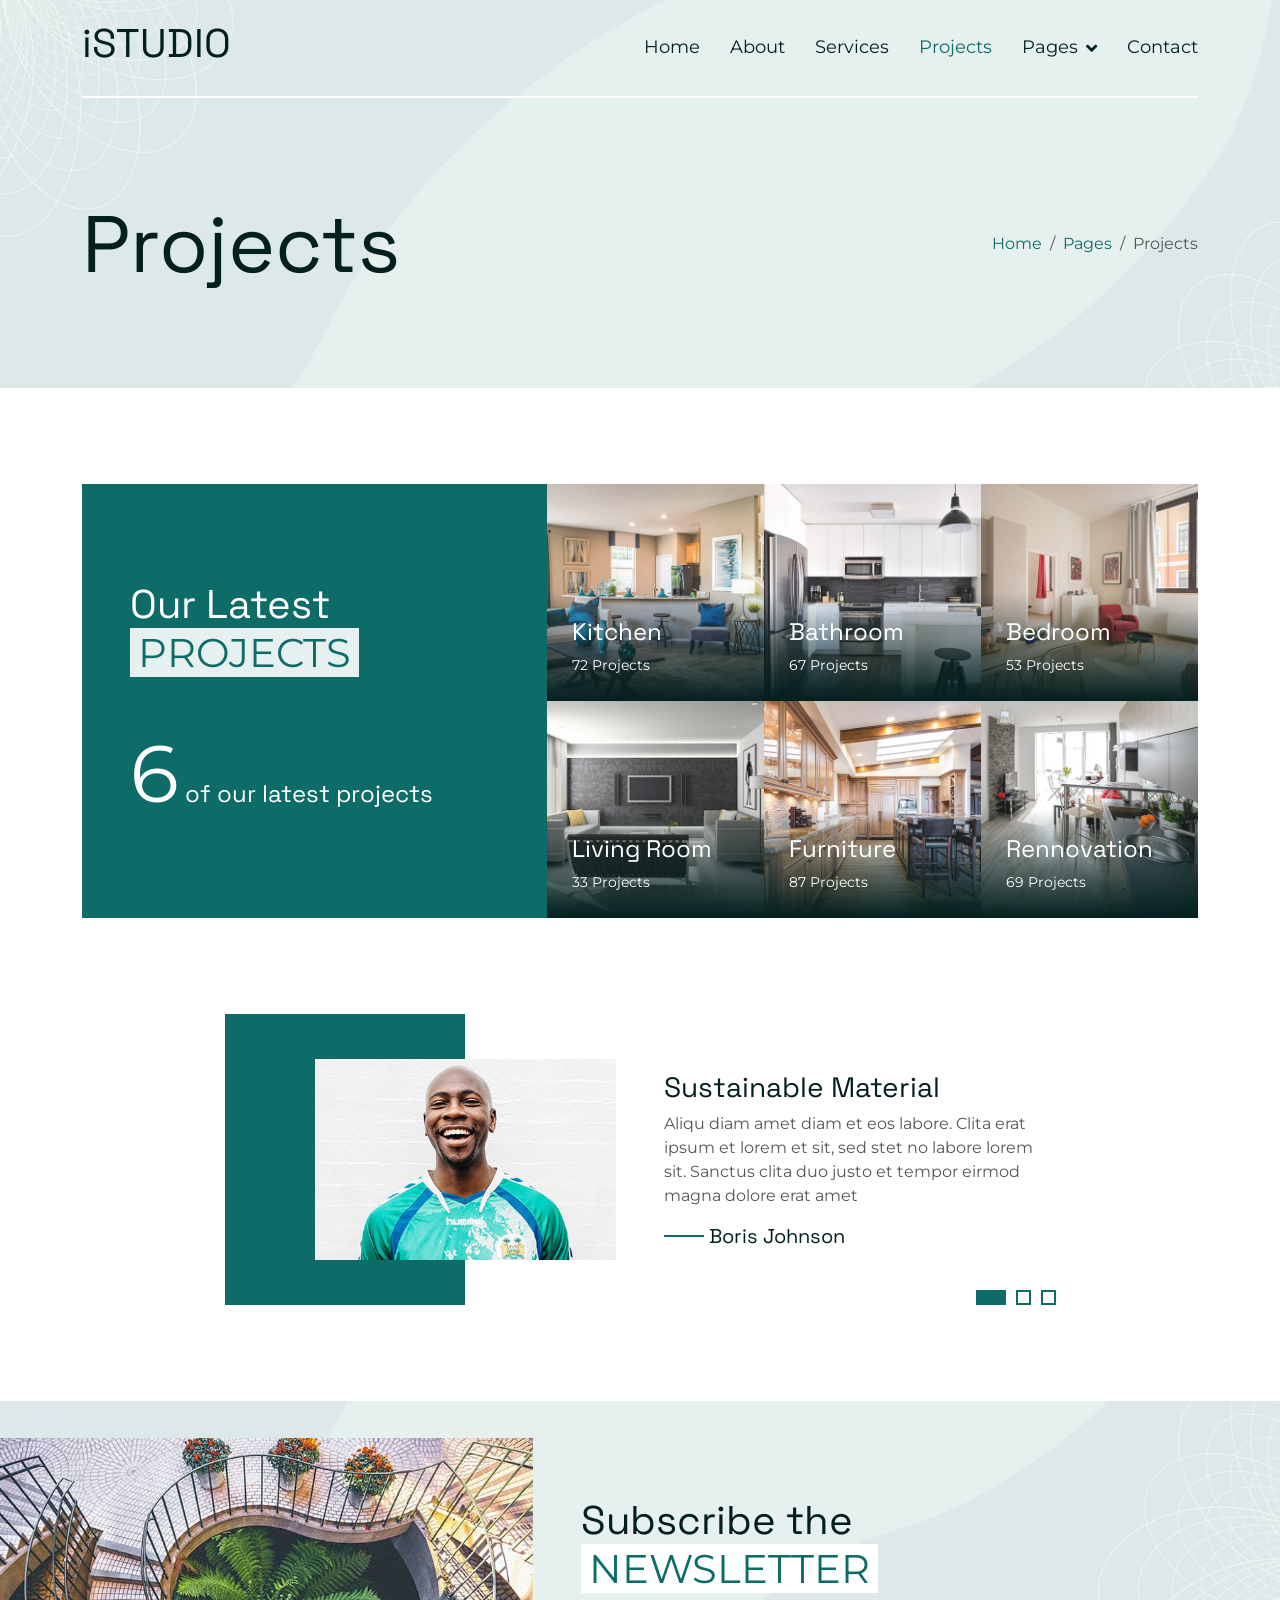
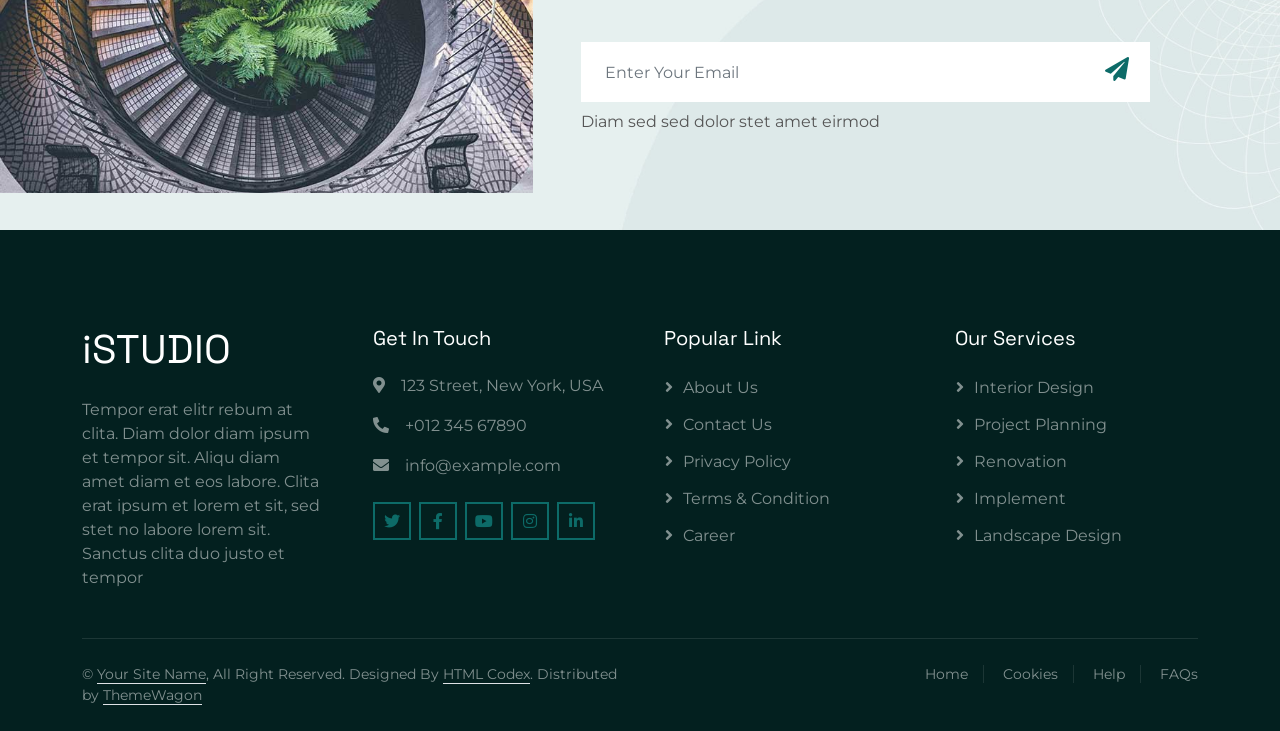
<file: project.html>
<!DOCTYPE html>
<html lang="en">

<head>
    <meta charset="utf-8">
    <title>iSTUDIO - Interior Design Website Template Free</title>
    <meta content="width=device-width, initial-scale=1.0" name="viewport">
    <meta content="" name="keywords">
    <meta content="" name="description">

    <!-- Favicon -->
    <link href="img/favicon.ico" rel="icon">

    <!-- Google Web Fonts -->
    <link rel="preconnect" href="https://fonts.googleapis.com">
    <link rel="preconnect" href="https://fonts.gstatic.com" crossorigin>
    <link href="https://fonts.googleapis.com/css2?family=Open+Sans&family=Space+Grotesk&display=swap" rel="stylesheet">

    <!-- Icon Font Stylesheet -->
    <link href="https://cdnjs.cloudflare.com/ajax/libs/font-awesome/5.10.0/css/all.min.css" rel="stylesheet">
    <link href="https://cdn.jsdelivr.net/npm/bootstrap-icons@1.4.1/font/bootstrap-icons.css" rel="stylesheet">

    <!-- Libraries Stylesheet -->
    <link href="lib/animate/animate.min.css" rel="stylesheet">
    <link href="lib/owlcarousel/assets/owl.carousel.min.css" rel="stylesheet">

    <!-- Customized Bootstrap Stylesheet -->
    <link href="css/bootstrap.min.css" rel="stylesheet">

    <!-- Template Stylesheet -->
    <link href="css/style.css" rel="stylesheet">
</head>

<body>
    <!-- Spinner Start -->
    <div id="spinner"
        class="show bg-white position-fixed translate-middle w-100 vh-100 top-50 start-50 d-flex align-items-center justify-content-center">
        <div class="spinner-grow text-primary" style="width: 3rem; height: 3rem;" role="status">
            <span class="sr-only">Loading...</span>
        </div>
    </div>
    <!-- Spinner End -->


    <!-- Navbar Start -->
    <div class="container-fluid sticky-top">
        <div class="container">
            <nav class="navbar navbar-expand-lg navbar-light border-bottom border-2 border-white">
                <a href="index.html" class="navbar-brand">
                    <h1>iSTUDIO</h1>
                </a>
                <button type="button" class="navbar-toggler ms-auto me-0" data-bs-toggle="collapse"
                    data-bs-target="#navbarCollapse">
                    <span class="navbar-toggler-icon"></span>
                </button>
                <div class="collapse navbar-collapse" id="navbarCollapse">
                    <div class="navbar-nav ms-auto">
                        <a href="index.html" class="nav-item nav-link">Home</a>
                        <a href="about.html" class="nav-item nav-link">About</a>
                        <a href="service.html" class="nav-item nav-link">Services</a>
                        <a href="project.html" class="nav-item nav-link active">Projects</a>
                        <div class="nav-item dropdown">
                            <a href="#!" class="nav-link dropdown-toggle" data-bs-toggle="dropdown">Pages</a>
                            <div class="dropdown-menu bg-light mt-2">
                                <a href="feature.html" class="dropdown-item">Features</a>
                                <a href="team.html" class="dropdown-item">Our Team</a>
                                <a href="testimonial.html" class="dropdown-item">Testimonial</a>
                                <a href="404.html" class="dropdown-item">404 Page</a>
                            </div>
                        </div>
                        <a href="contact.html" class="nav-item nav-link">Contact</a>
                    </div>
                </div>
            </nav>
        </div>
    </div>
    <!-- Navbar End -->


    <!-- Hero Start -->
    <div class="container-fluid pb-5 bg-primary hero-header">
        <div class="container py-5">
            <div class="row g-3 align-items-center">
                <div class="col-lg-6 text-center text-lg-start">
                    <h1 class="display-1 mb-0 animated slideInLeft">Projects</h1>
                </div>
                <div class="col-lg-6 animated slideInRight">
                    <nav aria-label="breadcrumb">
                        <ol class="breadcrumb justify-content-center justify-content-lg-end mb-0">
                            <li class="breadcrumb-item"><a class="text-primary" href="#!">Home</a></li>
                            <li class="breadcrumb-item"><a class="text-primary" href="#!">Pages</a></li>
                            <li class="breadcrumb-item text-secondary active" aria-current="page">Projects</li>
                        </ol>
                    </nav>
                </div>
            </div>
        </div>
    </div>
    <!-- Hero End -->


    <!-- Project Start -->
    <div class="container-fluid py-5">
        <div class="container py-5">
            <div class="row g-0">
                <div class="col-lg-5 wow fadeIn" data-wow-delay="0.1s">
                    <div class="d-flex flex-column justify-content-center bg-primary h-100 p-5">
                        <h1 class="text-white mb-5">Our Latest <span
                                class="text-uppercase text-primary bg-light px-2">Projects</span></h1>
                        <h4 class="text-white mb-0"><span class="display-1">6</span> of our latest projects</h4>
                    </div>
                </div>
                <div class="col-lg-7">
                    <div class="row g-0">
                        <div class="col-md-6 col-lg-4 wow fadeIn" data-wow-delay="0.2s">
                            <div class="project-item position-relative overflow-hidden">
                                <img class="img-fluid w-100" src="img/project-1.jpg" alt="">
                                <a class="project-overlay text-decoration-none" href="#!">
                                    <h4 class="text-white">Kitchen</h4>
                                    <small class="text-white">72 Projects</small>
                                </a>
                            </div>
                        </div>
                        <div class="col-md-6 col-lg-4 wow fadeIn" data-wow-delay="0.3s">
                            <div class="project-item position-relative overflow-hidden">
                                <img class="img-fluid w-100" src="img/project-2.jpg" alt="">
                                <a class="project-overlay text-decoration-none" href="#!">
                                    <h4 class="text-white">Bathroom</h4>
                                    <small class="text-white">67 Projects</small>
                                </a>
                            </div>
                        </div>
                        <div class="col-md-6 col-lg-4 wow fadeIn" data-wow-delay="0.4s">
                            <div class="project-item position-relative overflow-hidden">
                                <img class="img-fluid w-100" src="img/project-3.jpg" alt="">
                                <a class="project-overlay text-decoration-none" href="#!">
                                    <h4 class="text-white">Bedroom</h4>
                                    <small class="text-white">53 Projects</small>
                                </a>
                            </div>
                        </div>
                        <div class="col-md-6 col-lg-4 wow fadeIn" data-wow-delay="0.5s">
                            <div class="project-item position-relative overflow-hidden">
                                <img class="img-fluid w-100" src="img/project-4.jpg" alt="">
                                <a class="project-overlay text-decoration-none" href="#!">
                                    <h4 class="text-white">Living Room</h4>
                                    <small class="text-white">33 Projects</small>
                                </a>
                            </div>
                        </div>
                        <div class="col-md-6 col-lg-4 wow fadeIn" data-wow-delay="0.6s">
                            <div class="project-item position-relative overflow-hidden">
                                <img class="img-fluid w-100" src="img/project-5.jpg" alt="">
                                <a class="project-overlay text-decoration-none" href="#!">
                                    <h4 class="text-white">Furniture</h4>
                                    <small class="text-white">87 Projects</small>
                                </a>
                            </div>
                        </div>
                        <div class="col-md-6 col-lg-4 wow fadeIn" data-wow-delay="0.7s">
                            <div class="project-item position-relative overflow-hidden">
                                <img class="img-fluid w-100" src="img/project-6.jpg" alt="">
                                <a class="project-overlay text-decoration-none" href="#!">
                                    <h4 class="text-white">Rennovation</h4>
                                    <small class="text-white">69 Projects</small>
                                </a>
                            </div>
                        </div>
                    </div>
                </div>
            </div>
        </div>
    </div>
    <!-- Project End -->


    <!-- Testimonial Start -->
    <div class="container-xxl pb-5">
        <div class="container pb-5">
            <div class="row justify-content-center">
                <div class="col-md-12 col-lg-9">
                    <div class="owl-carousel testimonial-carousel wow fadeIn" data-wow-delay="0.2s">
                        <div class="testimonial-item">
                            <div class="row g-5 align-items-center">
                                <div class="col-md-6">
                                    <div class="testimonial-img">
                                        <img class="img-fluid" src="img/testimonial-1.jpg" alt="">
                                    </div>
                                </div>
                                <div class="col-md-6">
                                    <div class="testimonial-text pb-5 pb-md-0">
                                        <h3>Sustainable Material</h3>
                                        <p>Aliqu diam amet diam et eos labore. Clita erat ipsum et lorem et sit, sed
                                            stet no labore lorem sit. Sanctus clita duo justo et tempor eirmod magna
                                            dolore erat
                                            amet</p>
                                        <h5 class="mb-0">Boris Johnson</h5>
                                    </div>
                                </div>
                            </div>
                        </div>
                        <div class="testimonial-item">
                            <div class="row g-5 align-items-center">
                                <div class="col-md-6">
                                    <div class="testimonial-img">
                                        <img class="img-fluid" src="img/testimonial-2.jpg" alt="">
                                    </div>
                                </div>
                                <div class="col-md-6">
                                    <div class="testimonial-text pb-5 pb-md-0">
                                        <h3>Customer Satisfaction</h3>
                                        <p>Clita erat ipsum et lorem et sit, sed
                                            stet no labore lorem sit. Sanctus clita duo justo et tempor eirmod magna
                                            dolore erat
                                            amet</p>
                                        <h5 class="mb-0">Alexander Bell</h5>
                                    </div>
                                </div>
                            </div>
                        </div>
                        <div class="testimonial-item">
                            <div class="row g-5 align-items-center">
                                <div class="col-md-6">
                                    <div class="testimonial-img">
                                        <img class="img-fluid" src="img/testimonial-3.jpg" alt="">
                                    </div>
                                </div>
                                <div class="col-md-6">
                                    <div class="testimonial-text pb-5 pb-md-0">
                                        <h3>Budget Friendly</h3>
                                        <p>Diam amet diam et eos labore. Clita erat ipsum et lorem et sit, sed
                                            stet no labore lorem sit. Sanctus clita duo justo et tempor eirmod magna
                                            dolore erat
                                            amet</p>
                                        <h5 class="mb-0">Bradley Gordon</h5>
                                    </div>
                                </div>
                            </div>
                        </div>
                    </div>
                </div>
            </div>
        </div>
    </div>
    <!-- Testimonial End -->


    <!-- Newsletter Start -->
    <div class="container-fluid bg-primary newsletter p-0">
        <div class="container p-0">
            <div class="row g-0 align-items-center">
                <div class="col-md-5 ps-lg-0 text-start wow fadeIn" data-wow-delay="0.2s">
                    <img class="img-fluid w-100" src="img/newsletter.jpg" alt="">
                </div>
                <div class="col-md-7 py-5 newsletter-text wow fadeIn" data-wow-delay="0.5s">
                    <div class="p-5">
                        <h1 class="mb-5">Subscribe the <span
                                class="text-uppercase text-primary bg-white px-2">Newsletter</span></h1>
                        <div class="position-relative w-100 mb-2">
                            <input class="form-control border-0 w-100 ps-4 pe-5" type="text"
                                placeholder="Enter Your Email" style="height: 60px;">
                            <button type="button" class="btn shadow-none position-absolute top-0 end-0 mt-2 me-2"><i
                                    class="fa fa-paper-plane text-primary fs-4"></i></button>
                        </div>
                        <p class="mb-0">Diam sed sed dolor stet amet eirmod</p>
                    </div>
                </div>
            </div>
        </div>
    </div>
    <!-- Newsletter End -->


    <!-- Footer Start -->
    <div class="container-fluid bg-dark text-white-50 footer pt-5">
        <div class="container py-5">
            <div class="row g-5">
                <div class="col-md-6 col-lg-3 wow fadeIn" data-wow-delay="0.1s">
                    <a href="index.html" class="d-inline-block mb-3">
                        <h1 class="text-white">iSTUDIO</h1>
                    </a>
                    <p class="mb-0">Tempor erat elitr rebum at clita. Diam dolor diam ipsum et tempor sit. Aliqu diam
                        amet diam et eos labore. Clita erat ipsum et lorem et sit, sed stet no labore lorem sit. Sanctus
                        clita duo justo et tempor</p>
                </div>
                <div class="col-md-6 col-lg-3 wow fadeIn" data-wow-delay="0.3s">
                    <h5 class="text-white mb-4">Get In Touch</h5>
                    <p><i class="fa fa-map-marker-alt me-3"></i>123 Street, New York, USA</p>
                    <p><i class="fa fa-phone-alt me-3"></i>+012 345 67890</p>
                    <p><i class="fa fa-envelope me-3"></i>info@example.com</p>
                    <div class="d-flex pt-2">
                        <a class="btn btn-outline-primary btn-square border-2 me-2" href="#!"><i
                                class="fab fa-twitter"></i></a>
                        <a class="btn btn-outline-primary btn-square border-2 me-2" href="#!"><i
                                class="fab fa-facebook-f"></i></a>
                        <a class="btn btn-outline-primary btn-square border-2 me-2" href="#!"><i
                                class="fab fa-youtube"></i></a>
                        <a class="btn btn-outline-primary btn-square border-2 me-2" href="#!"><i
                                class="fab fa-instagram"></i></a>
                        <a class="btn btn-outline-primary btn-square border-2 me-2" href="#!"><i
                                class="fab fa-linkedin-in"></i></a>
                    </div>
                </div>
                <div class="col-md-6 col-lg-3 wow fadeIn" data-wow-delay="0.5s">
                    <h5 class="text-white mb-4">Popular Link</h5>
                    <a class="btn btn-link" href="#!">About Us</a>
                    <a class="btn btn-link" href="#!">Contact Us</a>
                    <a class="btn btn-link" href="#!">Privacy Policy</a>
                    <a class="btn btn-link" href="#!">Terms & Condition</a>
                    <a class="btn btn-link" href="#!">Career</a>
                </div>
                <div class="col-md-6 col-lg-3 wow fadeIn" data-wow-delay="0.7s">
                    <h5 class="text-white mb-4">Our Services</h5>
                    <a class="btn btn-link" href="#!">Interior Design</a>
                    <a class="btn btn-link" href="#!">Project Planning</a>
                    <a class="btn btn-link" href="#!">Renovation</a>
                    <a class="btn btn-link" href="#!">Implement</a>
                    <a class="btn btn-link" href="#!">Landscape Design</a>
                </div>
            </div>
        </div>
        <div class="container wow fadeIn" data-wow-delay="0.1s">
            <div class="copyright">
                <div class="row">
                    <div class="col-md-6 text-center text-md-start mb-3 mb-md-0">
                        &copy; <a class="border-bottom" href="#!">Your Site Name</a>, All Right Reserved.

                        <!--/*** This template is free as long as you keep the below author’s credit link/attribution link/backlink. ***/-->
                        <!--/*** If you'd like to use the template without the below author’s credit link/attribution link/backlink, ***/-->
                        <!--/*** you can purchase the Credit Removal License from "https://htmlcodex.com/credit-removal". ***/-->
                        Designed By <a class="border-bottom" href="https://htmlcodex.com">HTML Codex</a>. Distributed by
                        <a class="border-bottom" href="https://themewagon.com" target="_blank">ThemeWagon</a>
                    </div>
                    <div class="col-md-6 text-center text-md-end">
                        <div class="footer-menu">
                            <a href="#!">Home</a>
                            <a href="#!">Cookies</a>
                            <a href="#!">Help</a>
                            <a href="#!">FAQs</a>
                        </div>
                    </div>
                </div>
            </div>
        </div>
    </div>
    <!-- Footer End -->


    <!-- Back to Top -->
    <a href="#!" class="btn btn-lg btn-primary btn-lg-square back-to-top"><i class="bi bi-arrow-up"></i></a>


    <!-- JavaScript Libraries -->
    <script src="https://ajax.googleapis.com/ajax/libs/jquery/3.6.1/jquery.min.js"></script>
    <script src="https://cdn.jsdelivr.net/npm/bootstrap@5.0.0/dist/js/bootstrap.bundle.min.js"></script>
    <script src="lib/wow/wow.min.js"></script>
    <script src="lib/easing/easing.min.js"></script>
    <script src="lib/waypoints/waypoints.min.js"></script>
    <script src="lib/owlcarousel/owl.carousel.min.js"></script>

    <!-- Template Javascript -->
    <script src="js/main.js"></script>
</body>

</html>
</file>
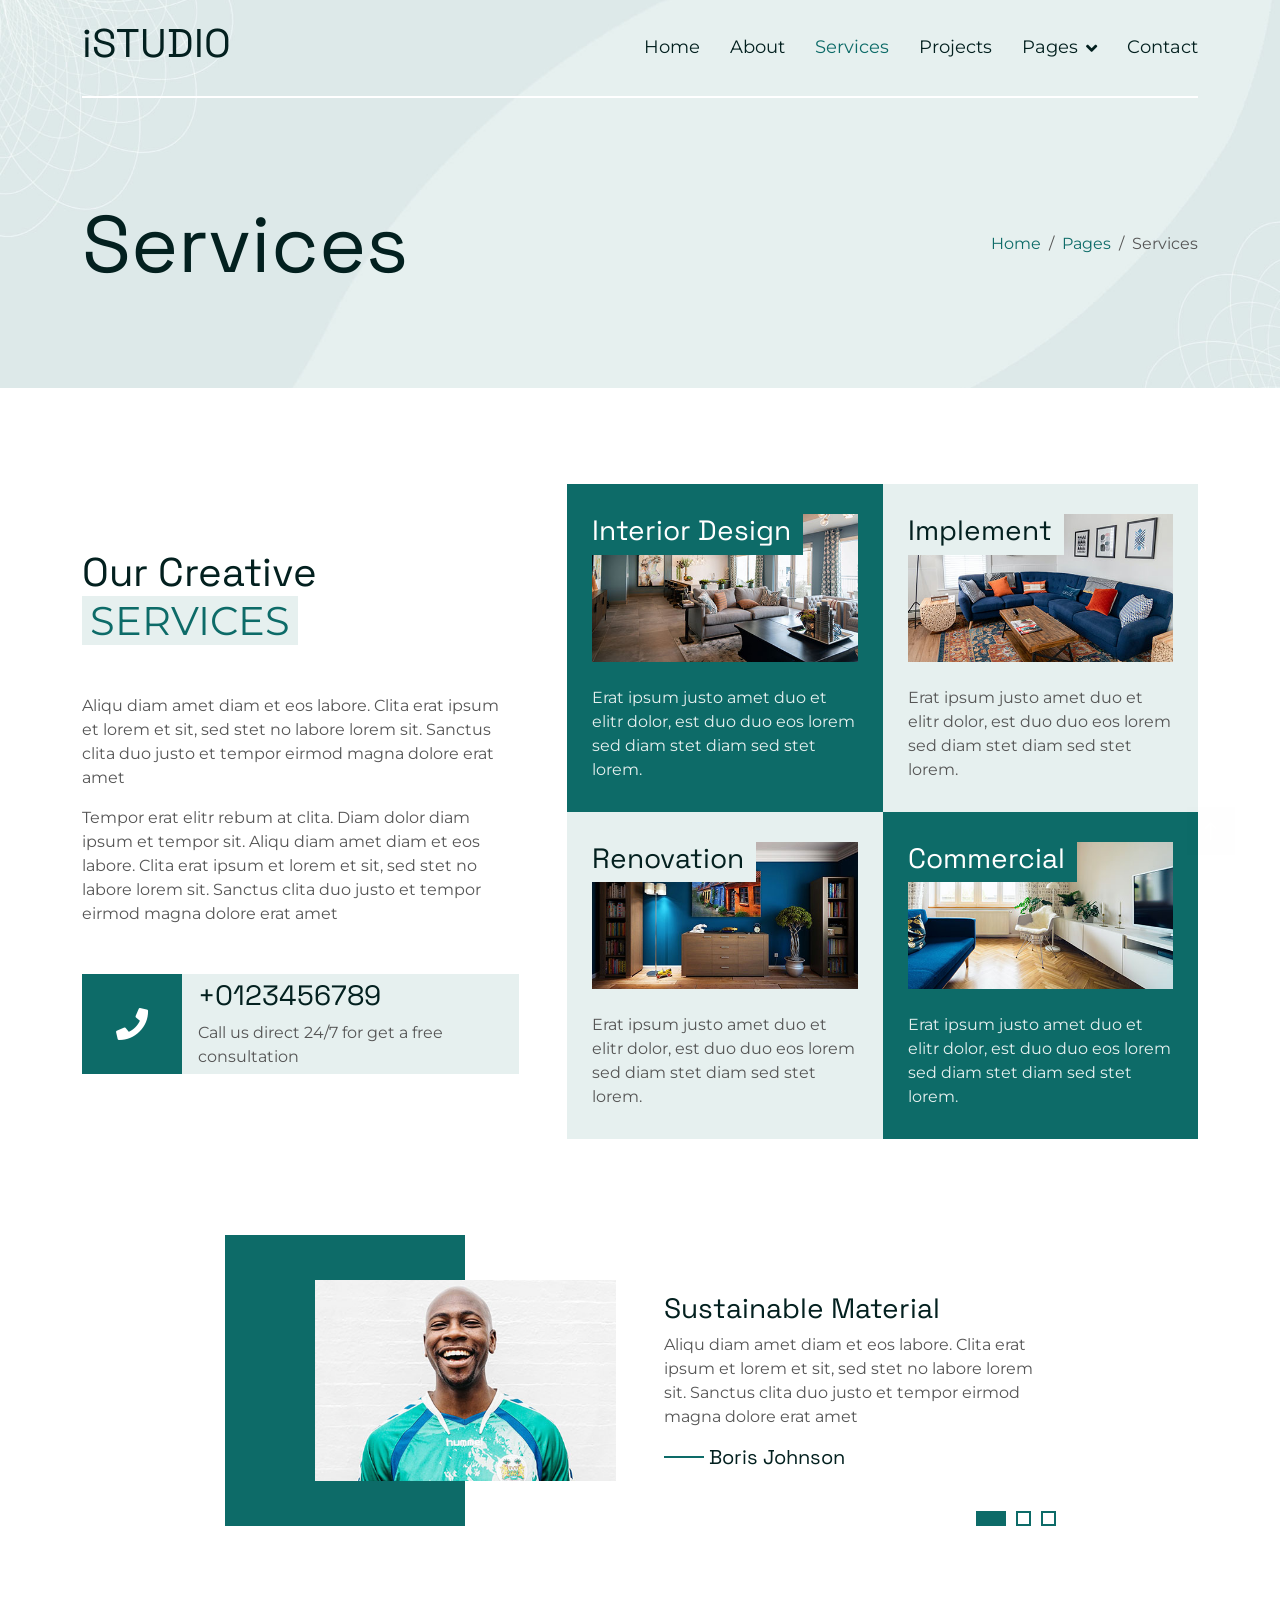
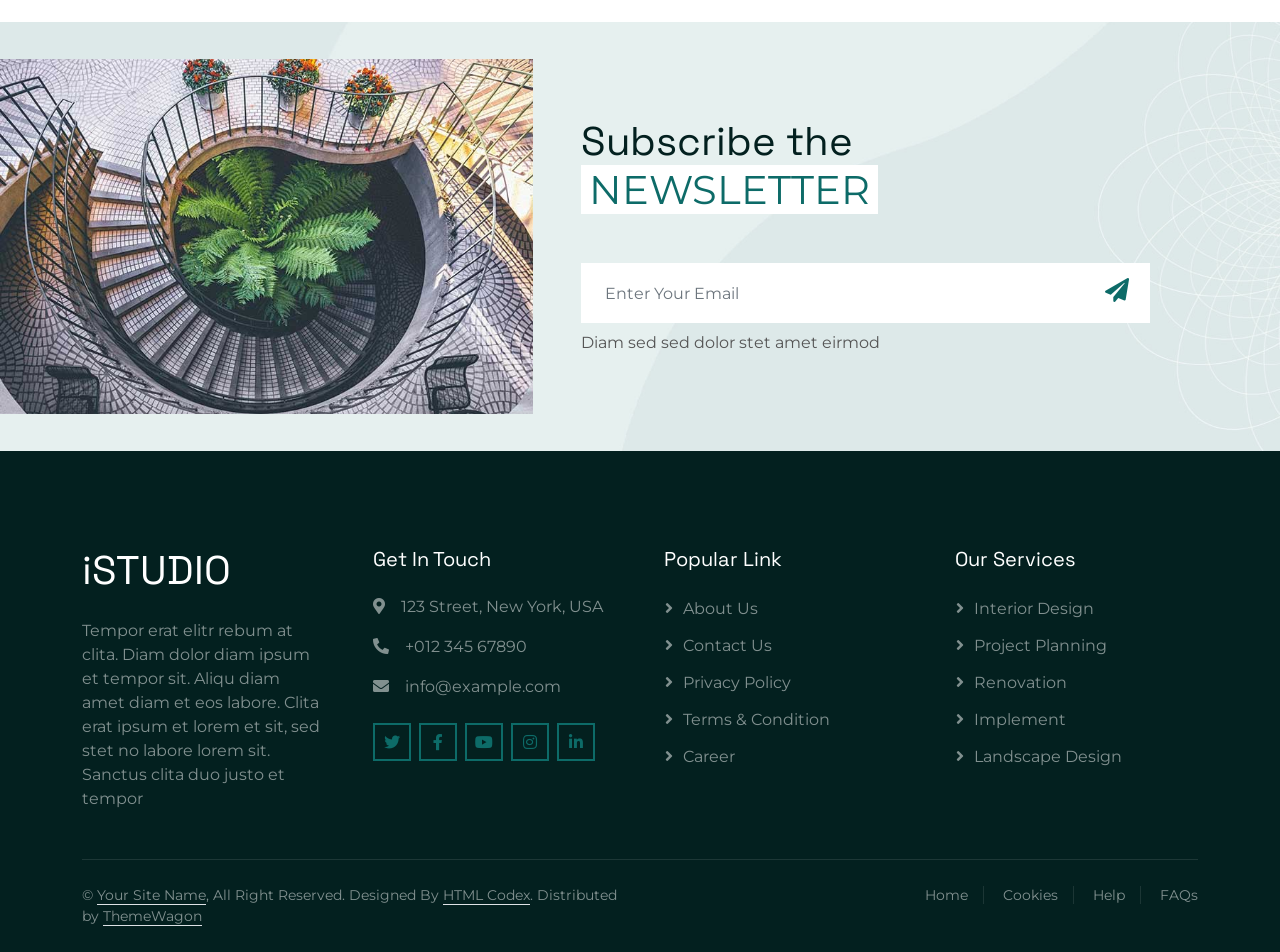
<file: service.html>
<!DOCTYPE html>
<html lang="en">

<head>
    <meta charset="utf-8">
    <title>iSTUDIO - Interior Design Website Template Free</title>
    <meta content="width=device-width, initial-scale=1.0" name="viewport">
    <meta content="" name="keywords">
    <meta content="" name="description">

    <!-- Favicon -->
    <link href="img/favicon.ico" rel="icon">

    <!-- Google Web Fonts -->
    <link rel="preconnect" href="https://fonts.googleapis.com">
    <link rel="preconnect" href="https://fonts.gstatic.com" crossorigin>
    <link href="https://fonts.googleapis.com/css2?family=Open+Sans&family=Space+Grotesk&display=swap" rel="stylesheet">

    <!-- Icon Font Stylesheet -->
    <link href="https://cdnjs.cloudflare.com/ajax/libs/font-awesome/5.10.0/css/all.min.css" rel="stylesheet">
    <link href="https://cdn.jsdelivr.net/npm/bootstrap-icons@1.4.1/font/bootstrap-icons.css" rel="stylesheet">

    <!-- Libraries Stylesheet -->
    <link href="lib/animate/animate.min.css" rel="stylesheet">
    <link href="lib/owlcarousel/assets/owl.carousel.min.css" rel="stylesheet">

    <!-- Customized Bootstrap Stylesheet -->
    <link href="css/bootstrap.min.css" rel="stylesheet">

    <!-- Template Stylesheet -->
    <link href="css/style.css" rel="stylesheet">
</head>

<body>
    <!-- Spinner Start -->
    <div id="spinner"
        class="show bg-white position-fixed translate-middle w-100 vh-100 top-50 start-50 d-flex align-items-center justify-content-center">
        <div class="spinner-grow text-primary" style="width: 3rem; height: 3rem;" role="status">
            <span class="sr-only">Loading...</span>
        </div>
    </div>
    <!-- Spinner End -->


    <!-- Navbar Start -->
    <div class="container-fluid sticky-top">
        <div class="container">
            <nav class="navbar navbar-expand-lg navbar-light border-bottom border-2 border-white">
                <a href="index.html" class="navbar-brand">
                    <h1>iSTUDIO</h1>
                </a>
                <button type="button" class="navbar-toggler ms-auto me-0" data-bs-toggle="collapse"
                    data-bs-target="#navbarCollapse">
                    <span class="navbar-toggler-icon"></span>
                </button>
                <div class="collapse navbar-collapse" id="navbarCollapse">
                    <div class="navbar-nav ms-auto">
                        <a href="index.html" class="nav-item nav-link">Home</a>
                        <a href="about.html" class="nav-item nav-link">About</a>
                        <a href="service.html" class="nav-item nav-link active">Services</a>
                        <a href="project.html" class="nav-item nav-link">Projects</a>
                        <div class="nav-item dropdown">
                            <a href="#!" class="nav-link dropdown-toggle" data-bs-toggle="dropdown">Pages</a>
                            <div class="dropdown-menu bg-light mt-2">
                                <a href="feature.html" class="dropdown-item">Features</a>
                                <a href="team.html" class="dropdown-item">Our Team</a>
                                <a href="testimonial.html" class="dropdown-item">Testimonial</a>
                                <a href="404.html" class="dropdown-item">404 Page</a>
                            </div>
                        </div>
                        <a href="contact.html" class="nav-item nav-link">Contact</a>
                    </div>
                </div>
            </nav>
        </div>
    </div>
    <!-- Navbar End -->


    <!-- Hero Start -->
    <div class="container-fluid pb-5 bg-primary hero-header">
        <div class="container py-5">
            <div class="row g-3 align-items-center">
                <div class="col-lg-6 text-center text-lg-start">
                    <h1 class="display-1 mb-0 animated slideInLeft">Services</h1>
                </div>
                <div class="col-lg-6 animated slideInRight">
                    <nav aria-label="breadcrumb">
                        <ol class="breadcrumb justify-content-center justify-content-lg-end mb-0">
                            <li class="breadcrumb-item"><a class="text-primary" href="#!">Home</a></li>
                            <li class="breadcrumb-item"><a class="text-primary" href="#!">Pages</a></li>
                            <li class="breadcrumb-item text-secondary active" aria-current="page">Services</li>
                        </ol>
                    </nav>
                </div>
            </div>
        </div>
    </div>
    <!-- Hero End -->


    <!-- Service Start -->
    <div class="container-fluid py-5">
        <div class="container py-5">
            <div class="row g-5 align-items-center">
                <div class="col-lg-5 wow fadeIn" data-wow-delay="0.1s">
                    <h1 class="mb-5">Our Creative <span
                            class="text-uppercase text-primary bg-light px-2">Services</span></h1>
                    <p>Aliqu diam
                        amet diam et eos labore. Clita erat ipsum et lorem et sit, sed stet no labore lorem sit. Sanctus
                        clita duo justo et tempor eirmod magna dolore erat amet</p>
                    <p class="mb-5">Tempor erat elitr rebum at clita. Diam dolor diam ipsum et tempor sit. Aliqu diam
                        amet diam et eos labore. Clita erat ipsum et lorem et sit, sed stet no labore lorem sit. Sanctus
                        clita duo justo et tempor eirmod magna dolore erat amet</p>
                    <div class="d-flex align-items-center bg-light">
                        <div class="btn-square flex-shrink-0 bg-primary" style="width: 100px; height: 100px;">
                            <i class="fa fa-phone fa-2x text-white"></i>
                        </div>
                        <div class="px-3">
                            <h3>+0123456789</h3>
                            <span>Call us direct 24/7 for get a free consultation</span>
                        </div>
                    </div>
                </div>
                <div class="col-lg-7">
                    <div class="row g-0">
                        <div class="col-md-6 wow fadeIn" data-wow-delay="0.2s">
                            <div class="service-item h-100 d-flex flex-column justify-content-center bg-primary">
                                <a href="#!" class="service-img position-relative mb-4">
                                    <img class="img-fluid w-100" src="img/service-1.jpg" alt="">
                                    <h3>Interior Design</h3>
                                </a>
                                <p class="mb-0">Erat ipsum justo amet duo et elitr dolor, est duo duo eos lorem sed diam
                                    stet diam sed stet lorem.</p>
                            </div>
                        </div>
                        <div class="col-md-6 wow fadeIn" data-wow-delay="0.4s">
                            <div class="service-item h-100 d-flex flex-column justify-content-center bg-light">
                                <a href="#!" class="service-img position-relative mb-4">
                                    <img class="img-fluid w-100" src="img/service-2.jpg" alt="">
                                    <h3>Implement</h3>
                                </a>
                                <p class="mb-0">Erat ipsum justo amet duo et elitr dolor, est duo duo eos lorem sed diam
                                    stet diam sed stet lorem.</p>
                            </div>
                        </div>
                        <div class="col-md-6 wow fadeIn" data-wow-delay="0.6s">
                            <div class="service-item h-100 d-flex flex-column justify-content-center bg-light">
                                <a href="#!" class="service-img position-relative mb-4">
                                    <img class="img-fluid w-100" src="img/service-3.jpg" alt="">
                                    <h3>Renovation</h3>
                                </a>
                                <p class="mb-0">Erat ipsum justo amet duo et elitr dolor, est duo duo eos lorem sed diam
                                    stet diam sed stet lorem.</p>
                            </div>
                        </div>
                        <div class="col-md-6 wow fadeIn" data-wow-delay="0.8s">
                            <div class="service-item h-100 d-flex flex-column justify-content-center bg-primary">
                                <a href="#!" class="service-img position-relative mb-4">
                                    <img class="img-fluid w-100" src="img/service-4.jpg" alt="">
                                    <h3>Commercial</h3>
                                </a>
                                <p class="mb-0">Erat ipsum justo amet duo et elitr dolor, est duo duo eos lorem sed diam
                                    stet diam sed stet lorem.</p>
                            </div>
                        </div>
                    </div>
                </div>
            </div>
        </div>
    </div>
    <!-- Service End -->


    <!-- Testimonial Start -->
    <div class="container-xxl pb-5">
        <div class="container pb-5">
            <div class="row justify-content-center">
                <div class="col-md-12 col-lg-9">
                    <div class="owl-carousel testimonial-carousel wow fadeIn" data-wow-delay="0.2s">
                        <div class="testimonial-item">
                            <div class="row g-5 align-items-center">
                                <div class="col-md-6">
                                    <div class="testimonial-img">
                                        <img class="img-fluid" src="img/testimonial-1.jpg" alt="">
                                    </div>
                                </div>
                                <div class="col-md-6">
                                    <div class="testimonial-text pb-5 pb-md-0">
                                        <h3>Sustainable Material</h3>
                                        <p>Aliqu diam amet diam et eos labore. Clita erat ipsum et lorem et sit, sed
                                            stet no labore lorem sit. Sanctus clita duo justo et tempor eirmod magna
                                            dolore erat
                                            amet</p>
                                        <h5 class="mb-0">Boris Johnson</h5>
                                    </div>
                                </div>
                            </div>
                        </div>
                        <div class="testimonial-item">
                            <div class="row g-5 align-items-center">
                                <div class="col-md-6">
                                    <div class="testimonial-img">
                                        <img class="img-fluid" src="img/testimonial-2.jpg" alt="">
                                    </div>
                                </div>
                                <div class="col-md-6">
                                    <div class="testimonial-text pb-5 pb-md-0">
                                        <h3>Customer Satisfaction</h3>
                                        <p>Clita erat ipsum et lorem et sit, sed
                                            stet no labore lorem sit. Sanctus clita duo justo et tempor eirmod magna
                                            dolore erat
                                            amet</p>
                                        <h5 class="mb-0">Alexander Bell</h5>
                                    </div>
                                </div>
                            </div>
                        </div>
                        <div class="testimonial-item">
                            <div class="row g-5 align-items-center">
                                <div class="col-md-6">
                                    <div class="testimonial-img">
                                        <img class="img-fluid" src="img/testimonial-3.jpg" alt="">
                                    </div>
                                </div>
                                <div class="col-md-6">
                                    <div class="testimonial-text pb-5 pb-md-0">
                                        <h3>Budget Friendly</h3>
                                        <p>Diam amet diam et eos labore. Clita erat ipsum et lorem et sit, sed
                                            stet no labore lorem sit. Sanctus clita duo justo et tempor eirmod magna
                                            dolore erat
                                            amet</p>
                                        <h5 class="mb-0">Bradley Gordon</h5>
                                    </div>
                                </div>
                            </div>
                        </div>
                    </div>
                </div>
            </div>
        </div>
    </div>
    <!-- Testimonial End -->


    <!-- Newsletter Start -->
    <div class="container-fluid bg-primary newsletter p-0">
        <div class="container p-0">
            <div class="row g-0 align-items-center">
                <div class="col-md-5 ps-lg-0 text-start wow fadeIn" data-wow-delay="0.2s">
                    <img class="img-fluid w-100" src="img/newsletter.jpg" alt="">
                </div>
                <div class="col-md-7 py-5 newsletter-text wow fadeIn" data-wow-delay="0.5s">
                    <div class="p-5">
                        <h1 class="mb-5">Subscribe the <span
                                class="text-uppercase text-primary bg-white px-2">Newsletter</span></h1>
                        <div class="position-relative w-100 mb-2">
                            <input class="form-control border-0 w-100 ps-4 pe-5" type="text"
                                placeholder="Enter Your Email" style="height: 60px;">
                            <button type="button" class="btn shadow-none position-absolute top-0 end-0 mt-2 me-2"><i
                                    class="fa fa-paper-plane text-primary fs-4"></i></button>
                        </div>
                        <p class="mb-0">Diam sed sed dolor stet amet eirmod</p>
                    </div>
                </div>
            </div>
        </div>
    </div>
    <!-- Newsletter End -->


    <!-- Footer Start -->
    <div class="container-fluid bg-dark text-white-50 footer pt-5">
        <div class="container py-5">
            <div class="row g-5">
                <div class="col-md-6 col-lg-3 wow fadeIn" data-wow-delay="0.1s">
                    <a href="index.html" class="d-inline-block mb-3">
                        <h1 class="text-white">iSTUDIO</h1>
                    </a>
                    <p class="mb-0">Tempor erat elitr rebum at clita. Diam dolor diam ipsum et tempor sit. Aliqu diam
                        amet diam et eos labore. Clita erat ipsum et lorem et sit, sed stet no labore lorem sit. Sanctus
                        clita duo justo et tempor</p>
                </div>
                <div class="col-md-6 col-lg-3 wow fadeIn" data-wow-delay="0.3s">
                    <h5 class="text-white mb-4">Get In Touch</h5>
                    <p><i class="fa fa-map-marker-alt me-3"></i>123 Street, New York, USA</p>
                    <p><i class="fa fa-phone-alt me-3"></i>+012 345 67890</p>
                    <p><i class="fa fa-envelope me-3"></i>info@example.com</p>
                    <div class="d-flex pt-2">
                        <a class="btn btn-outline-primary btn-square border-2 me-2" href="#!"><i
                                class="fab fa-twitter"></i></a>
                        <a class="btn btn-outline-primary btn-square border-2 me-2" href="#!"><i
                                class="fab fa-facebook-f"></i></a>
                        <a class="btn btn-outline-primary btn-square border-2 me-2" href="#!"><i
                                class="fab fa-youtube"></i></a>
                        <a class="btn btn-outline-primary btn-square border-2 me-2" href="#!"><i
                                class="fab fa-instagram"></i></a>
                        <a class="btn btn-outline-primary btn-square border-2 me-2" href="#!"><i
                                class="fab fa-linkedin-in"></i></a>
                    </div>
                </div>
                <div class="col-md-6 col-lg-3 wow fadeIn" data-wow-delay="0.5s">
                    <h5 class="text-white mb-4">Popular Link</h5>
                    <a class="btn btn-link" href="#!">About Us</a>
                    <a class="btn btn-link" href="#!">Contact Us</a>
                    <a class="btn btn-link" href="#!">Privacy Policy</a>
                    <a class="btn btn-link" href="#!">Terms & Condition</a>
                    <a class="btn btn-link" href="#!">Career</a>
                </div>
                <div class="col-md-6 col-lg-3 wow fadeIn" data-wow-delay="0.7s">
                    <h5 class="text-white mb-4">Our Services</h5>
                    <a class="btn btn-link" href="#!">Interior Design</a>
                    <a class="btn btn-link" href="#!">Project Planning</a>
                    <a class="btn btn-link" href="#!">Renovation</a>
                    <a class="btn btn-link" href="#!">Implement</a>
                    <a class="btn btn-link" href="#!">Landscape Design</a>
                </div>
            </div>
        </div>
        <div class="container wow fadeIn" data-wow-delay="0.1s">
            <div class="copyright">
                <div class="row">
                    <div class="col-md-6 text-center text-md-start mb-3 mb-md-0">
                        &copy; <a class="border-bottom" href="#!">Your Site Name</a>, All Right Reserved.

                        <!--/*** This template is free as long as you keep the below author’s credit link/attribution link/backlink. ***/-->
                        <!--/*** If you'd like to use the template without the below author’s credit link/attribution link/backlink, ***/-->
                        <!--/*** you can purchase the Credit Removal License from "https://htmlcodex.com/credit-removal". ***/-->
                        Designed By <a class="border-bottom" href="https://htmlcodex.com">HTML Codex</a>. Distributed by
                        <a class="border-bottom" href="https://themewagon.com" target="_blank">ThemeWagon</a>
                    </div>
                    <div class="col-md-6 text-center text-md-end">
                        <div class="footer-menu">
                            <a href="#!">Home</a>
                            <a href="#!">Cookies</a>
                            <a href="#!">Help</a>
                            <a href="#!">FAQs</a>
                        </div>
                    </div>
                </div>
            </div>
        </div>
    </div>
    <!-- Footer End -->


    <!-- Back to Top -->
    <a href="#!" class="btn btn-lg btn-primary btn-lg-square back-to-top"><i class="bi bi-arrow-up"></i></a>


    <!-- JavaScript Libraries -->
    <script src="https://ajax.googleapis.com/ajax/libs/jquery/3.6.1/jquery.min.js"></script>
    <script src="https://cdn.jsdelivr.net/npm/bootstrap@5.0.0/dist/js/bootstrap.bundle.min.js"></script>
    <script src="lib/wow/wow.min.js"></script>
    <script src="lib/easing/easing.min.js"></script>
    <script src="lib/waypoints/waypoints.min.js"></script>
    <script src="lib/owlcarousel/owl.carousel.min.js"></script>

    <!-- Template Javascript -->
    <script src="js/main.js"></script>
</body>

</html>
</file>
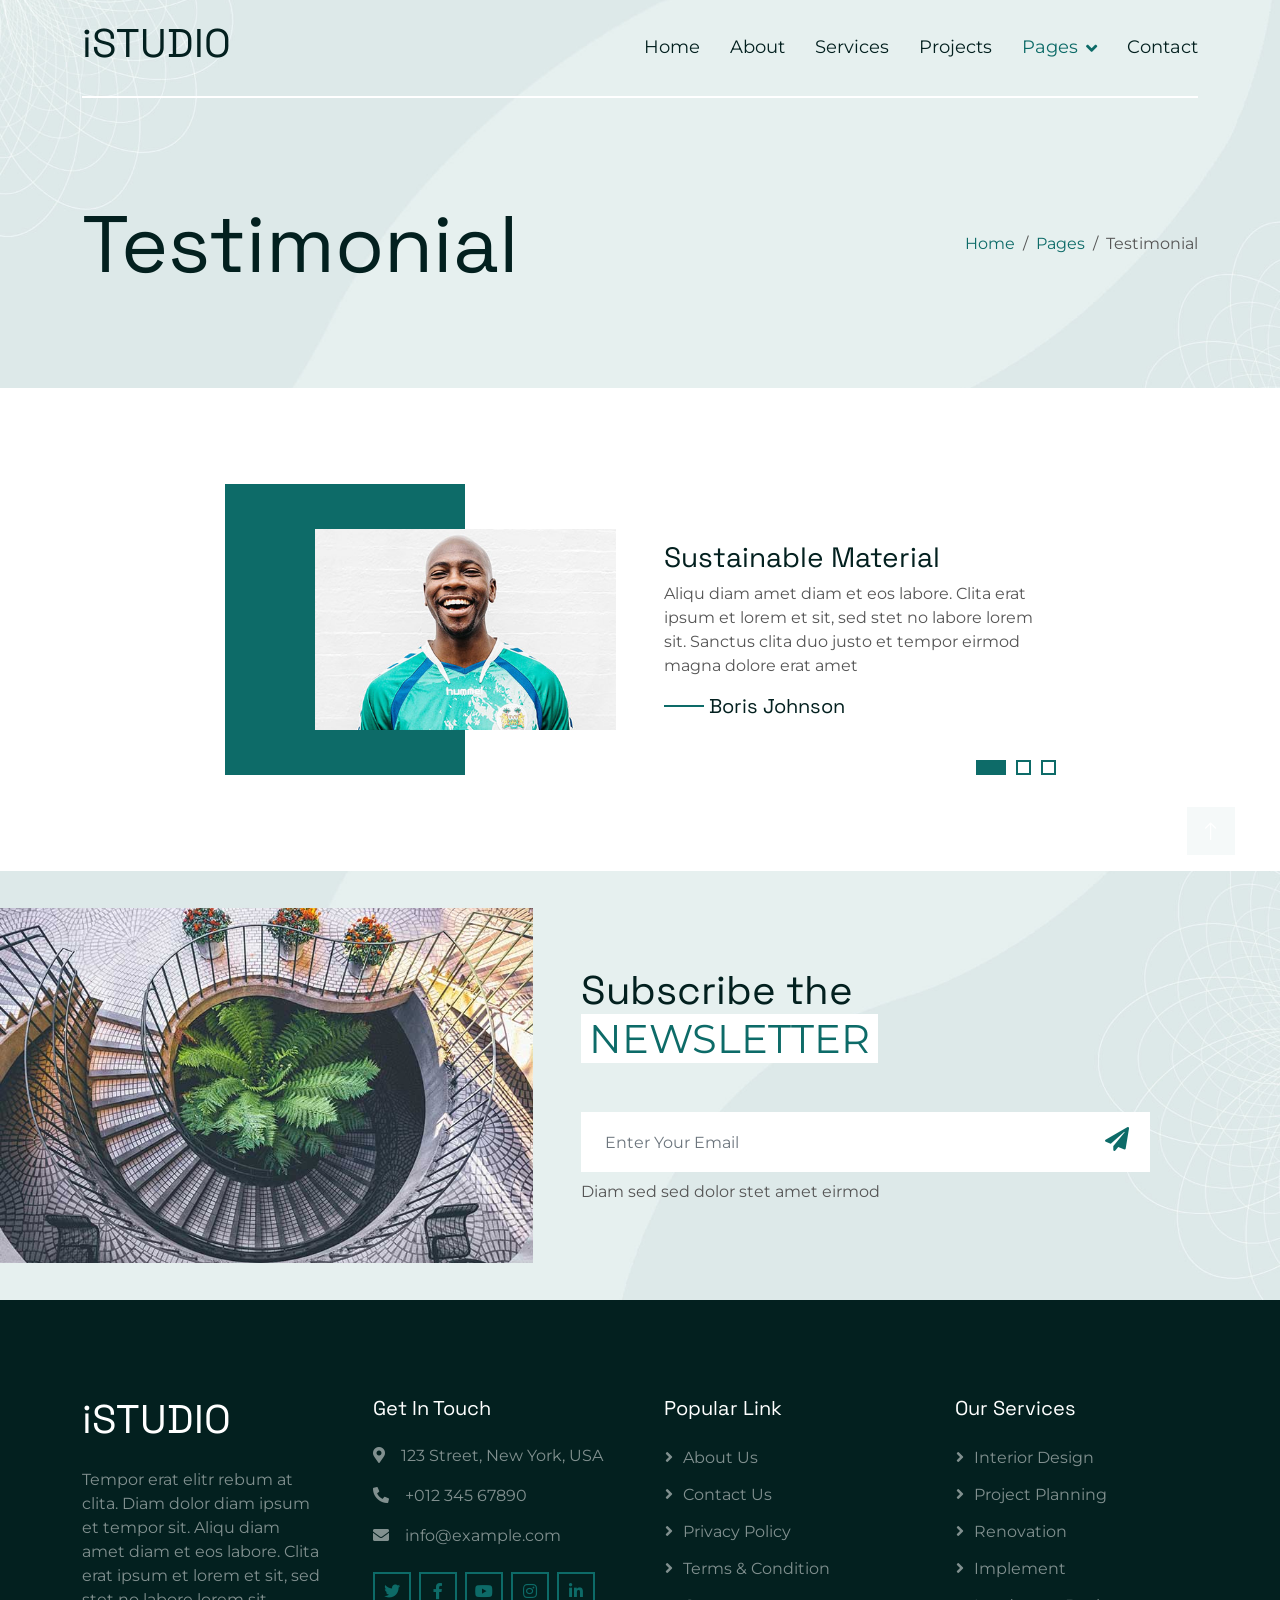
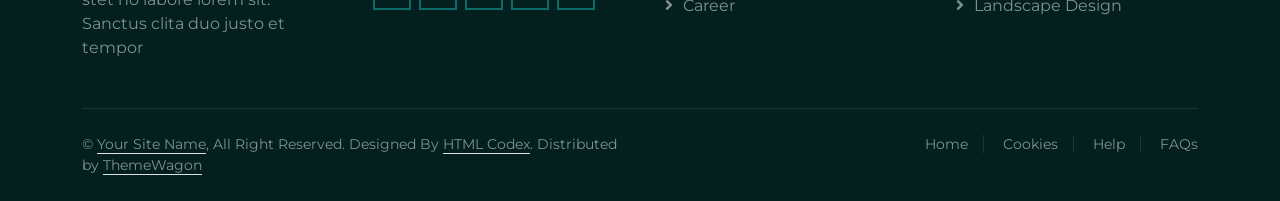
<file: testimonial.html>
<!DOCTYPE html>
<html lang="en">

<head>
    <meta charset="utf-8">
    <title>iSTUDIO - Interior Design Website Template Free</title>
    <meta content="width=device-width, initial-scale=1.0" name="viewport">
    <meta content="" name="keywords">
    <meta content="" name="description">

    <!-- Favicon -->
    <link href="img/favicon.ico" rel="icon">

    <!-- Google Web Fonts -->
    <link rel="preconnect" href="https://fonts.googleapis.com">
    <link rel="preconnect" href="https://fonts.gstatic.com" crossorigin>
    <link href="https://fonts.googleapis.com/css2?family=Open+Sans&family=Space+Grotesk&display=swap" rel="stylesheet">

    <!-- Icon Font Stylesheet -->
    <link href="https://cdnjs.cloudflare.com/ajax/libs/font-awesome/5.10.0/css/all.min.css" rel="stylesheet">
    <link href="https://cdn.jsdelivr.net/npm/bootstrap-icons@1.4.1/font/bootstrap-icons.css" rel="stylesheet">

    <!-- Libraries Stylesheet -->
    <link href="lib/animate/animate.min.css" rel="stylesheet">
    <link href="lib/owlcarousel/assets/owl.carousel.min.css" rel="stylesheet">

    <!-- Customized Bootstrap Stylesheet -->
    <link href="css/bootstrap.min.css" rel="stylesheet">

    <!-- Template Stylesheet -->
    <link href="css/style.css" rel="stylesheet">
</head>

<body>
    <!-- Spinner Start -->
    <div id="spinner"
        class="show bg-white position-fixed translate-middle w-100 vh-100 top-50 start-50 d-flex align-items-center justify-content-center">
        <div class="spinner-grow text-primary" style="width: 3rem; height: 3rem;" role="status">
            <span class="sr-only">Loading...</span>
        </div>
    </div>
    <!-- Spinner End -->


    <!-- Navbar Start -->
    <div class="container-fluid sticky-top">
        <div class="container">
            <nav class="navbar navbar-expand-lg navbar-light border-bottom border-2 border-white">
                <a href="index.html" class="navbar-brand">
                    <h1>iSTUDIO</h1>
                </a>
                <button type="button" class="navbar-toggler ms-auto me-0" data-bs-toggle="collapse"
                    data-bs-target="#navbarCollapse">
                    <span class="navbar-toggler-icon"></span>
                </button>
                <div class="collapse navbar-collapse" id="navbarCollapse">
                    <div class="navbar-nav ms-auto">
                        <a href="index.html" class="nav-item nav-link">Home</a>
                        <a href="about.html" class="nav-item nav-link">About</a>
                        <a href="service.html" class="nav-item nav-link">Services</a>
                        <a href="project.html" class="nav-item nav-link">Projects</a>
                        <div class="nav-item dropdown">
                            <a href="#!" class="nav-link dropdown-toggle active" data-bs-toggle="dropdown">Pages</a>
                            <div class="dropdown-menu bg-light mt-2">
                                <a href="feature.html" class="dropdown-item">Features</a>
                                <a href="team.html" class="dropdown-item">Our Team</a>
                                <a href="testimonial.html" class="dropdown-item active">Testimonial</a>
                                <a href="404.html" class="dropdown-item">404 Page</a>
                            </div>
                        </div>
                        <a href="contact.html" class="nav-item nav-link">Contact</a>
                    </div>
                </div>
            </nav>
        </div>
    </div>
    <!-- Navbar End -->


    <!-- Hero Start -->
    <div class="container-fluid pb-5 bg-primary hero-header">
        <div class="container py-5">
            <div class="row g-3 align-items-center">
                <div class="col-lg-6 text-center text-lg-start">
                    <h1 class="display-1 mb-0 animated slideInLeft">Testimonial</h1>
                </div>
                <div class="col-lg-6 animated slideInRight">
                    <nav aria-label="breadcrumb">
                        <ol class="breadcrumb justify-content-center justify-content-lg-end mb-0">
                            <li class="breadcrumb-item"><a class="text-primary" href="#!">Home</a></li>
                            <li class="breadcrumb-item"><a class="text-primary" href="#!">Pages</a></li>
                            <li class="breadcrumb-item text-secondary active" aria-current="page">Testimonial</li>
                        </ol>
                    </nav>
                </div>
            </div>
        </div>
    </div>
    <!-- Hero End -->


    <!-- Testimonial Start -->
    <div class="container-xxl py-5">
        <div class="container py-5">
            <div class="row justify-content-center">
                <div class="col-md-12 col-lg-9">
                    <div class="owl-carousel testimonial-carousel wow fadeIn" data-wow-delay="0.2s">
                        <div class="testimonial-item">
                            <div class="row g-5 align-items-center">
                                <div class="col-md-6">
                                    <div class="testimonial-img">
                                        <img class="img-fluid" src="img/testimonial-1.jpg" alt="">
                                    </div>
                                </div>
                                <div class="col-md-6">
                                    <div class="testimonial-text pb-5 pb-md-0">
                                        <h3>Sustainable Material</h3>
                                        <p>Aliqu diam amet diam et eos labore. Clita erat ipsum et lorem et sit, sed
                                            stet no labore lorem sit. Sanctus clita duo justo et tempor eirmod magna
                                            dolore erat
                                            amet</p>
                                        <h5 class="mb-0">Boris Johnson</h5>
                                    </div>
                                </div>
                            </div>
                        </div>
                        <div class="testimonial-item">
                            <div class="row g-5 align-items-center">
                                <div class="col-md-6">
                                    <div class="testimonial-img">
                                        <img class="img-fluid" src="img/testimonial-2.jpg" alt="">
                                    </div>
                                </div>
                                <div class="col-md-6">
                                    <div class="testimonial-text pb-5 pb-md-0">
                                        <h3>Customer Satisfaction</h3>
                                        <p>Clita erat ipsum et lorem et sit, sed
                                            stet no labore lorem sit. Sanctus clita duo justo et tempor eirmod magna
                                            dolore erat
                                            amet</p>
                                        <h5 class="mb-0">Alexander Bell</h5>
                                    </div>
                                </div>
                            </div>
                        </div>
                        <div class="testimonial-item">
                            <div class="row g-5 align-items-center">
                                <div class="col-md-6">
                                    <div class="testimonial-img">
                                        <img class="img-fluid" src="img/testimonial-3.jpg" alt="">
                                    </div>
                                </div>
                                <div class="col-md-6">
                                    <div class="testimonial-text pb-5 pb-md-0">
                                        <h3>Budget Friendly</h3>
                                        <p>Diam amet diam et eos labore. Clita erat ipsum et lorem et sit, sed
                                            stet no labore lorem sit. Sanctus clita duo justo et tempor eirmod magna
                                            dolore erat
                                            amet</p>
                                        <h5 class="mb-0">Bradley Gordon</h5>
                                    </div>
                                </div>
                            </div>
                        </div>
                    </div>
                </div>
            </div>
        </div>
    </div>
    <!-- Testimonial End -->


    <!-- Newsletter Start -->
    <div class="container-fluid bg-primary newsletter p-0">
        <div class="container p-0">
            <div class="row g-0 align-items-center">
                <div class="col-md-5 ps-lg-0 text-start wow fadeIn" data-wow-delay="0.2s">
                    <img class="img-fluid w-100" src="img/newsletter.jpg" alt="">
                </div>
                <div class="col-md-7 py-5 newsletter-text wow fadeIn" data-wow-delay="0.5s">
                    <div class="p-5">
                        <h1 class="mb-5">Subscribe the <span
                                class="text-uppercase text-primary bg-white px-2">Newsletter</span></h1>
                        <div class="position-relative w-100 mb-2">
                            <input class="form-control border-0 w-100 ps-4 pe-5" type="text"
                                placeholder="Enter Your Email" style="height: 60px;">
                            <button type="button" class="btn shadow-none position-absolute top-0 end-0 mt-2 me-2"><i
                                    class="fa fa-paper-plane text-primary fs-4"></i></button>
                        </div>
                        <p class="mb-0">Diam sed sed dolor stet amet eirmod</p>
                    </div>
                </div>
            </div>
        </div>
    </div>
    <!-- Newsletter End -->


    <!-- Footer Start -->
    <div class="container-fluid bg-dark text-white-50 footer pt-5">
        <div class="container py-5">
            <div class="row g-5">
                <div class="col-md-6 col-lg-3 wow fadeIn" data-wow-delay="0.1s">
                    <a href="index.html" class="d-inline-block mb-3">
                        <h1 class="text-white">iSTUDIO</h1>
                    </a>
                    <p class="mb-0">Tempor erat elitr rebum at clita. Diam dolor diam ipsum et tempor sit. Aliqu diam
                        amet diam et eos labore. Clita erat ipsum et lorem et sit, sed stet no labore lorem sit. Sanctus
                        clita duo justo et tempor</p>
                </div>
                <div class="col-md-6 col-lg-3 wow fadeIn" data-wow-delay="0.3s">
                    <h5 class="text-white mb-4">Get In Touch</h5>
                    <p><i class="fa fa-map-marker-alt me-3"></i>123 Street, New York, USA</p>
                    <p><i class="fa fa-phone-alt me-3"></i>+012 345 67890</p>
                    <p><i class="fa fa-envelope me-3"></i>info@example.com</p>
                    <div class="d-flex pt-2">
                        <a class="btn btn-outline-primary btn-square border-2 me-2" href="#!"><i
                                class="fab fa-twitter"></i></a>
                        <a class="btn btn-outline-primary btn-square border-2 me-2" href="#!"><i
                                class="fab fa-facebook-f"></i></a>
                        <a class="btn btn-outline-primary btn-square border-2 me-2" href="#!"><i
                                class="fab fa-youtube"></i></a>
                        <a class="btn btn-outline-primary btn-square border-2 me-2" href="#!"><i
                                class="fab fa-instagram"></i></a>
                        <a class="btn btn-outline-primary btn-square border-2 me-2" href="#!"><i
                                class="fab fa-linkedin-in"></i></a>
                    </div>
                </div>
                <div class="col-md-6 col-lg-3 wow fadeIn" data-wow-delay="0.5s">
                    <h5 class="text-white mb-4">Popular Link</h5>
                    <a class="btn btn-link" href="#!">About Us</a>
                    <a class="btn btn-link" href="#!">Contact Us</a>
                    <a class="btn btn-link" href="#!">Privacy Policy</a>
                    <a class="btn btn-link" href="#!">Terms & Condition</a>
                    <a class="btn btn-link" href="#!">Career</a>
                </div>
                <div class="col-md-6 col-lg-3 wow fadeIn" data-wow-delay="0.7s">
                    <h5 class="text-white mb-4">Our Services</h5>
                    <a class="btn btn-link" href="#!">Interior Design</a>
                    <a class="btn btn-link" href="#!">Project Planning</a>
                    <a class="btn btn-link" href="#!">Renovation</a>
                    <a class="btn btn-link" href="#!">Implement</a>
                    <a class="btn btn-link" href="#!">Landscape Design</a>
                </div>
            </div>
        </div>
        <div class="container wow fadeIn" data-wow-delay="0.1s">
            <div class="copyright">
                <div class="row">
                    <div class="col-md-6 text-center text-md-start mb-3 mb-md-0">
                        &copy; <a class="border-bottom" href="#!">Your Site Name</a>, All Right Reserved.

                        <!--/*** This template is free as long as you keep the below author’s credit link/attribution link/backlink. ***/-->
                        <!--/*** If you'd like to use the template without the below author’s credit link/attribution link/backlink, ***/-->
                        <!--/*** you can purchase the Credit Removal License from "https://htmlcodex.com/credit-removal". ***/-->
                        Designed By <a class="border-bottom" href="https://htmlcodex.com">HTML Codex</a>. Distributed by
                        <a class="border-bottom" href="https://themewagon.com" target="_blank">ThemeWagon</a>
                    </div>
                    <div class="col-md-6 text-center text-md-end">
                        <div class="footer-menu">
                            <a href="#!">Home</a>
                            <a href="#!">Cookies</a>
                            <a href="#!">Help</a>
                            <a href="#!">FAQs</a>
                        </div>
                    </div>
                </div>
            </div>
        </div>
    </div>
    <!-- Footer End -->


    <!-- Back to Top -->
    <a href="#!" class="btn btn-lg btn-primary btn-lg-square back-to-top"><i class="bi bi-arrow-up"></i></a>


    <!-- JavaScript Libraries -->
    <script src="https://ajax.googleapis.com/ajax/libs/jquery/3.6.1/jquery.min.js"></script>
    <script src="https://cdn.jsdelivr.net/npm/bootstrap@5.0.0/dist/js/bootstrap.bundle.min.js"></script>
    <script src="lib/wow/wow.min.js"></script>
    <script src="lib/easing/easing.min.js"></script>
    <script src="lib/waypoints/waypoints.min.js"></script>
    <script src="lib/owlcarousel/owl.carousel.min.js"></script>

    <!-- Template Javascript -->
    <script src="js/main.js"></script>
</body>

</html>
</file>
<file: css/style.css>
@import url('https://fonts.googleapis.com/css2?family=Montserrat:wght@300;400;500;600;700&display=swap');
*{
    font-family: 'Montserrat', sans-serif;
}
#spinner {
    opacity: 0;
    visibility: hidden;
    transition: opacity .5s ease-out, visibility 0s linear .5s;
    z-index: 99999;
}

#spinner.show {
    transition: opacity .5s ease-out, visibility 0s linear 0s;
    visibility: visible;
    opacity: 1;
}

.back-to-top {
    position: fixed;
    display: none;
    right: 45px;
    bottom: 45px;
    z-index: 99;
}

/*** Button ***/
.btn {
    transition: .5s;
}

.btn-square {
    width: 38px;
    height: 38px;
}

.btn-sm-square {
    width: 32px;
    height: 32px;
}

.btn-lg-square {
    width: 48px;
    height: 48px;
}

.btn-square,
.btn-sm-square,
.btn-lg-square {
    padding: 0;
    display: flex;
    align-items: center;
    justify-content: center;
    font-weight: normal;
}


/*** Navbar ***/
.sticky-top {
    top: -150px;
    transition: .5s;
}

.navbar {
    padding: 15px 0;
    font-family: "Space Grotesk", sans-serif;
    font-size: 18px;
}

.navbar .navbar-nav .nav-link {
    margin-left: 30px;
    padding: 0;
    outline: none;
    color: var(--bs-dark);
}

.navbar .navbar-nav .nav-link:hover,
.navbar .navbar-nav .nav-link.active {
    color: var(--bs-primary)
}

.navbar .dropdown-toggle::after {
    border: none;
    content: "\f107";
    font-family: "Font Awesome 5 Free";
    font-weight: 900;
    vertical-align: middle;
    margin-left: 8px;
}

.navbar .dropdown-menu .dropdown-item:hover,
.navbar .dropdown-menu .dropdown-item.active {
    color: var(--bs-white);
    background: var(--bs-primary);
}

/*** Hero Header ***/
.hero-header {
    margin-top: -100px;
    padding-top: 150px;
    background: url(../img/hero-bg.jpg) top center no-repeat;
    background-size: cover;
}

.hero-header .breadcrumb-item+.breadcrumb-item::before {
    color: var(--light);
}

.header-carousel {
    position: relative;
    padding: 45px 90px 45px 0;
}

.header-carousel::before {
    position: absolute;
    content: "";
    top: 0;
    right: 0;
    width: calc(50% + 45px);
    height: 100%;
    background: var(--bs-primary);
    z-index: -1;
}

.header-carousel .owl-dots {
    position: absolute;
    top: 50%;
    right: 38px;
    transform: translateY(-50%);
    display: flex;
    flex-direction: column;
    align-items: center;
    justify-content: center;
}

.header-carousel .owl-dot {
    position: relative;
    display: inline-block;
    margin: 5px 0;
    width: 15px;
    height: 15px;
    border: 2px solid var(--bs-white);
    transition: .5s;
}

.header-carousel .owl-dot.active {
    height: 30px;
    background: var(--bs-white);
}


/*** About ***/
.about-img {
    position: relative;
    overflow: hidden;
}

.about-img::after {
    position: absolute;
    content: "";
    width: 100%;
    height: 100%;
    top: 0;
    left: 0;
    background: url(../img/bg-about-img.png) top left no-repeat;
    background-size: contain;
}


/*** Project ***/
.project-item img {
    transition: .5s;
}

.project-item:hover img {
    transform: scale(1.2);
}

.project-overlay {
    position: absolute;
    padding: 25px;
    width: 100%;
    height: 100%;
    top: 0;
    left: 0;
    display: flex;
    flex-direction: column;
    align-items: flex-start;
    justify-content: flex-end;
    background: linear-gradient(rgba(255, 255, 255, .1) 50%, var(--bs-dark));
    z-index: 1;
}


/*** Service ***/
.service-item {
    position: relative;
    padding: 30px 25px;
    transition: .5s;
}

.service-item.bg-primary:hover {
    background: var(--bs-light) !important;
}

.service-item.bg-primary p {
    color: var(--bs-light);
    transition: .5s;
}

.service-item.bg-primary:hover p {
    color: var(--bs-secondary);
}

.service-item.bg-light:hover {
    background: var(--bs-primary) !important;
}

.service-item.bg-light p {
    color: var(--bs-secondary);
    transition: .5s;
}

.service-item.bg-light:hover p {
    color: var(--bs-light);
}


.service-item .service-img h3 {
    position: absolute;
    top: 0;
    left: 0;
    padding: 0 12px 7px 0;
}

.service-item.bg-primary .service-img h3 {
    background: var(--bs-primary);
    color: var(--bs-white);
    transition: .5s;
}

.service-item.bg-primary:hover .service-img h3 {
    background: var(--bs-light);
    color: var(--bs-dark);
}

.service-item.bg-light .service-img h3 {
    background: var(--bs-light);
    color: var(--bs-dark);
    transition: .5s;
}

.service-item.bg-light:hover .service-img h3 {
    background: var(--bs-primary);
    color: var(--bs-white);
}


/*** Our Team ***/
.team-item img {
    transition: .5s;
    width: 100%;
    height: 350px;
    object-fit: cover;
}

.team-item:hover img {
    transform: scale(1.2);
}

.team-overlay {
    position: absolute;
    padding: 30px;
    width: 100%;
    height: 100%;
    top: 0;
    left: 0;
    display: flex;
    flex-direction: column;
    align-items: flex-start;
    justify-content: flex-end;
    background: linear-gradient(rgba(255, 255, 255, .1) 50%, var(--bs-dark));
    z-index: 1;
}

.team-overlay small {
    display: inline-block;
    padding: 3px 15px;
    color: var(--bs-white);
    background: var(--bs-primary);
}


/*** Testimonial ***/
.testimonial-img {
    position: relative;
    padding: 45px 0 45px 90px;
}

.testimonial-img::before {
    position: absolute;
    content: "";
    top: 0;
    left: 0;
    width: calc(50% + 45px);
    height: 100%;
    background: var(--bs-primary);
    z-index: -1;
}

.testimonial-text h5 {
    position: relative;
    padding-left: 45px;
}

.testimonial-text h5::before {
    position: absolute;
    content: "";
    top: 50%;
    left: 0;
    transform: translateY(-50%);
    width: 40px;
    height: 2px;
    background: var(--bs-primary);
}

.testimonial-carousel .owl-dots {
    position: absolute;
    height: 17px;
    bottom: 0;
    right: 0;
    left: auto;
}

.testimonial-carousel .owl-dot {
    position: relative;
    display: inline-block;
    margin-left: 10px;
    width: 15px;
    height: 15px;
    background: var(--bs-white);
    border: 2px solid var(--bs-primary);
    transition: .5s;
}

.testimonial-carousel .owl-dot.active {
    width: 30px;
    background: var(--bs-primary);
}



/*** Newsletter ***/
.newsletter {
    background: url(../img/hero-bg.jpg) bottom right no-repeat;
    background-size: cover;
}



/*** Footer ***/
.footer .btn.btn-link {
    display: block;
    margin-bottom: 10px;
    padding: 0;
    text-align: left;
    color: rgba(255, 255, 255, .5);
    font-weight: normal;
    transition: .3s;
}

.footer .btn.btn-link:hover {
    color: var(--bs-white);
    letter-spacing: 1px;
    box-shadow: none;
}

.footer .btn.btn-link::before {
    position: relative;
    content: "\f105";
    font-family: "Font Awesome 5 Free";
    font-weight: 900;
    margin-right: 10px;
}

.footer .copyright {
    padding: 25px 0;
    font-size: 14px;
    border-top: 1px solid rgba(256, 256, 256, .1);
}

.footer .copyright a {
    color: rgba(255, 255, 255, .5);
}

.footer .copyright a:hover {
    color: var(--bs-white);
}

.footer .footer-menu a {
    margin-right: 15px;
    padding-right: 15px;
    border-right: 1px solid rgba(255, 255, 255, .1);
}

.footer .footer-menu a:last-child {
    margin-right: 0;
    padding-right: 0;
    border-right: none;
}


@media (max-width: 991.98px) {
    .navbar .navbar-nav .nav-link {
        margin-left: 0;
        padding: 10px 0;
    }
}

@media (min-width: 992px) {
    .navbar .nav-item .dropdown-menu {
        display: block;
        border: none;
        margin-top: 0;
        top: 150%;
        opacity: 0;
        visibility: hidden;
        transition: .5s;
    }

    .navbar .nav-item:hover .dropdown-menu {
        top: 100%;
        visibility: visible;
        transition: .5s;
        opacity: 1;
    }
}

@media (max-width: 768px) {
    .testimonial-carousel .owl-dots {
        left: 0;
        right: auto;
    }

    .testimonial-carousel .owl-dot {
        margin-right: 10px;
        margin-left: 0;
    }
}

@media (min-width: 992px) {
    .newsletter .container {
        max-width: 100% !important;
    }

    .newsletter .newsletter-text {
        padding-right: calc(((100% - 960px) / 2) + .75rem);
    }
}

@media (min-width: 1200px) {
    .newsletter .newsletter-text {
        padding-right: calc(((100% - 1140px) / 2) + .75rem);
    }
}

@media (min-width: 1400px) {
    .newsletter .newsletter-text {
        padding-right: calc(((100% - 1320px) / 2) + .75rem);
    }
}
</file>
